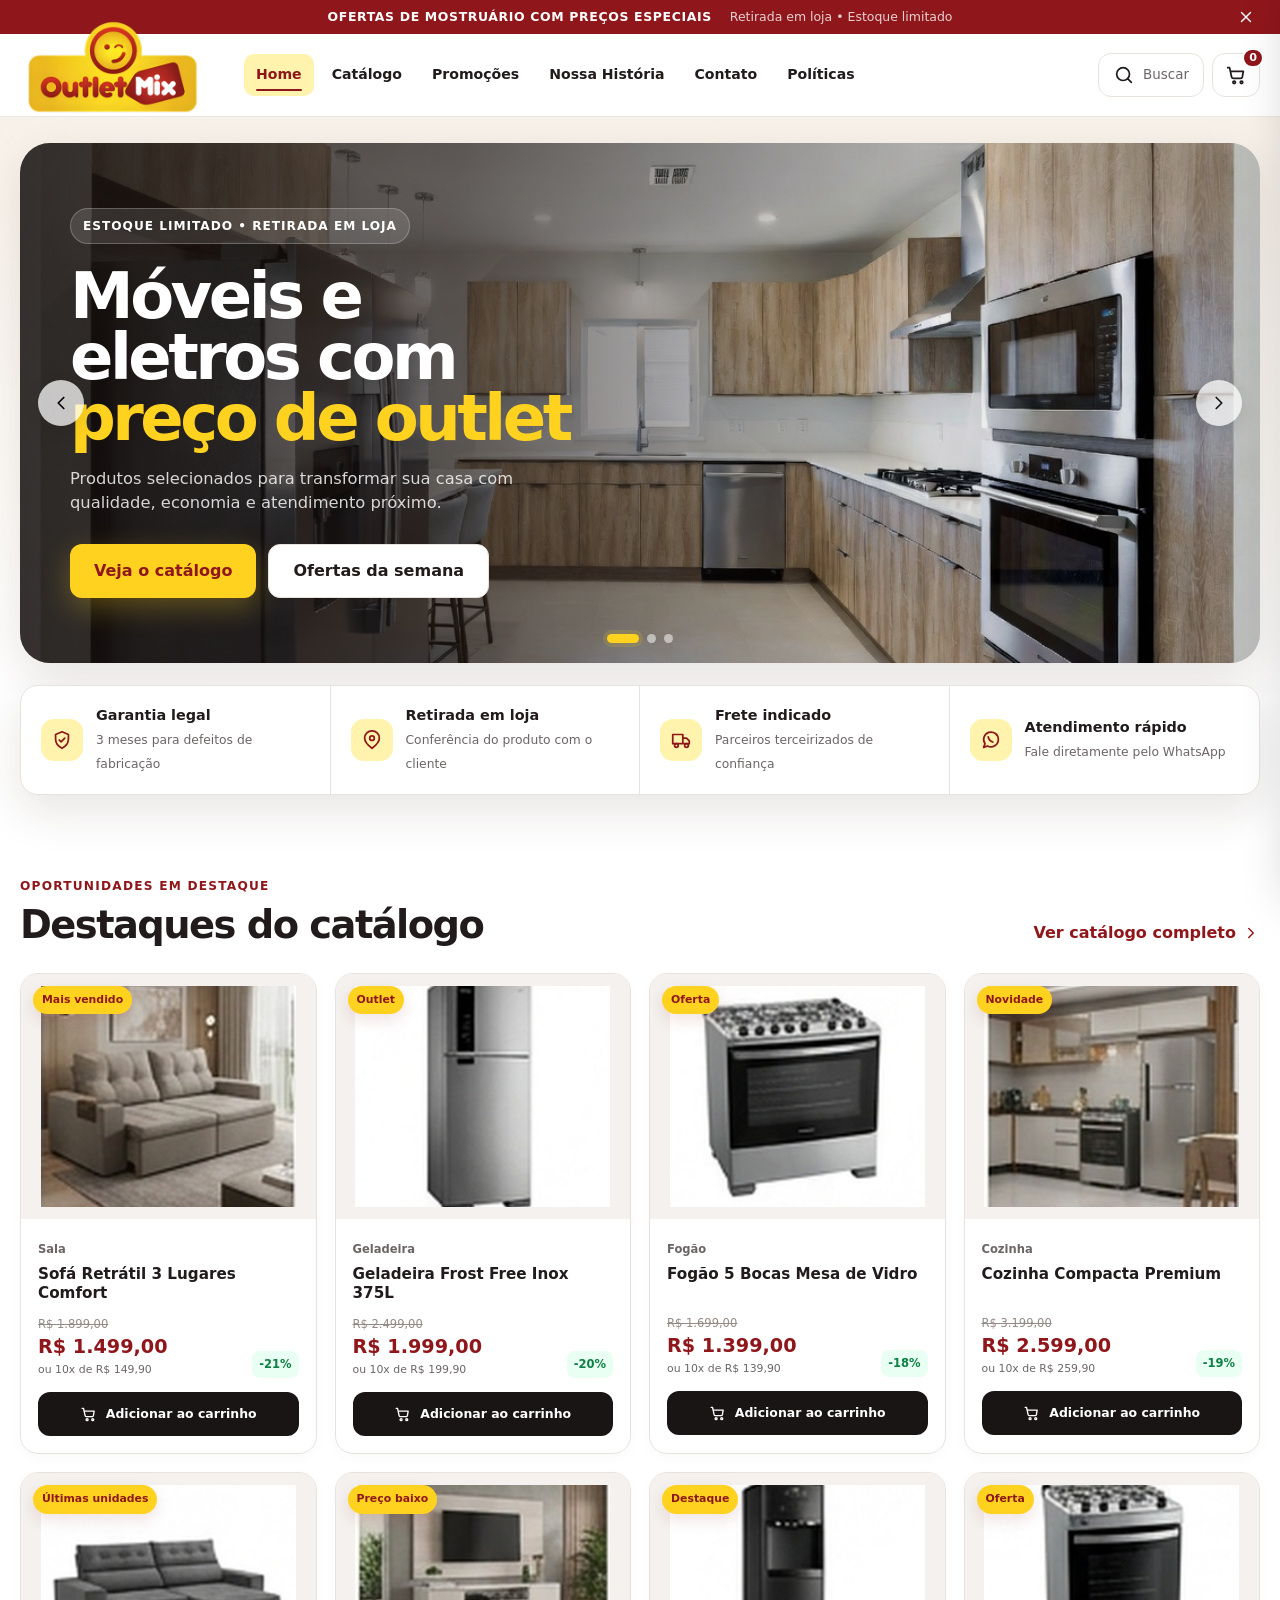
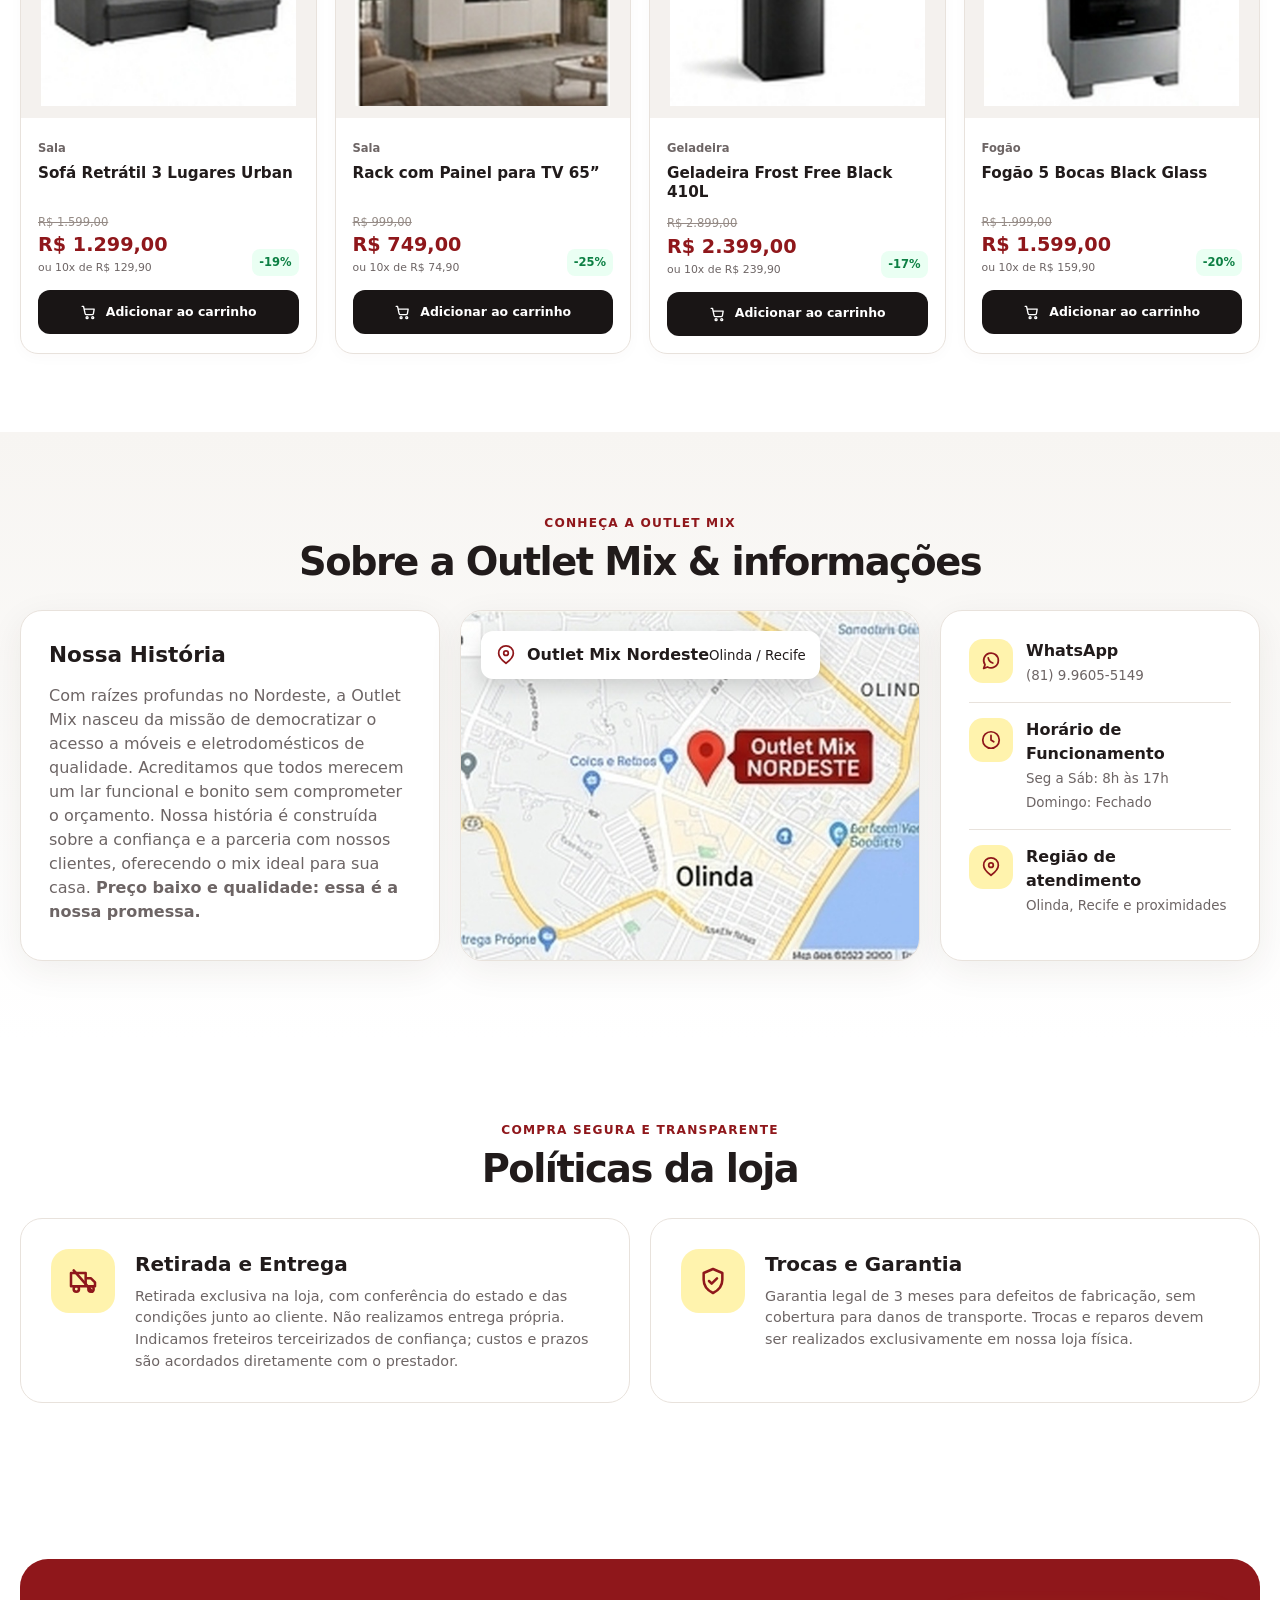
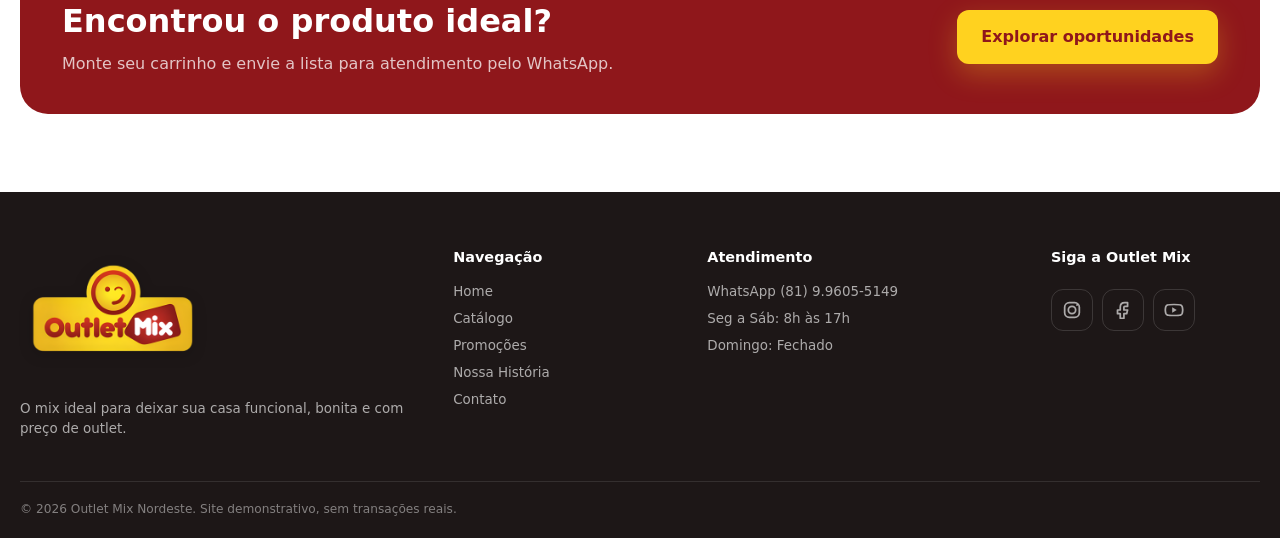
<file: index.html>
<!doctype html><html lang="pt-BR"><head>
  <meta charset="utf-8">
  <meta name="viewport" content="width=device-width, initial-scale=1">

  <title>Outlet Mix Nordeste | Móveis e Eletros em Olinda e Recife</title>
  <meta name="description" content="Encontre móveis e eletrodomésticos com preço de outlet na Outlet Mix Nordeste. Ofertas em sofás, geladeiras, fogões e mais, com retirada em Olinda.">
  <meta name="author" content="Outlet Mix Nordeste">
  <meta name="robots" content="index, follow, max-image-preview:large, max-snippet:-1, max-video-preview:-1">
  <meta name="googlebot" content="index, follow, max-image-preview:large, max-snippet:-1, max-video-preview:-1">
  <meta name="theme-color" content="#FFD21C">
  <meta name="color-scheme" content="light">
  <meta name="format-detection" content="telephone=yes">
  <meta name="referrer" content="strict-origin-when-cross-origin">

  <link rel="canonical" href="https://host-lojas.github.io/outletmix/">
  <link rel="alternate" hreflang="pt-BR" href="https://host-lojas.github.io/outletmix/">
  <link rel="alternate" hreflang="x-default" href="https://host-lojas.github.io/outletmix/">

  <meta property="og:locale" content="pt_BR">
  <meta property="og:type" content="website">
  <meta property="og:site_name" content="Outlet Mix Nordeste">
  <meta property="og:title" content="Outlet Mix Nordeste | Móveis e Eletros com Preço de Outlet">
  <meta property="og:description" content="Móveis e eletrodomésticos com preços especiais para Olinda, Recife e região. Confira as oportunidades da Outlet Mix Nordeste.">
  <meta property="og:url" content="https://host-lojas.github.io/outletmix/">
  <meta property="og:image" content="https://host-lojas.github.io/outletmix/assets/og-image.png">
  <meta property="og:image:secure_url" content="https://host-lojas.github.io/outletmix/assets/og-image.png">
  <meta property="og:image:type" content="image/png">
  <meta property="og:image:width" content="1200">
  <meta property="og:image:height" content="630">
  <meta property="og:image:alt" content="Outlet Mix Nordeste — móveis e eletrodomésticos com preço de outlet">

  <meta name="twitter:card" content="summary_large_image">
  <meta name="twitter:title" content="Outlet Mix Nordeste | Móveis e Eletros com Preço de Outlet">
  <meta name="twitter:description" content="Móveis e eletrodomésticos com preços especiais para Olinda, Recife e região.">
  <meta name="twitter:image" content="https://host-lojas.github.io/outletmix/assets/og-image.png">
  <meta name="twitter:image:alt" content="Outlet Mix Nordeste — móveis e eletrodomésticos com preço de outlet">

  <link rel="icon" href="assets/favicon.ico" sizes="any">
  <link rel="preload" as="image" href="assets/hero/cozinha.jpg" fetchpriority="high">
  <link rel="stylesheet" href="css/style.css">
  <link rel="stylesheet" href="css/enhancements.css">

  <script type="application/ld+json">
  {
    "@context": "https://schema.org",
    "@graph": [
      {
        "@type": "WebSite",
        "@id": "https://host-lojas.github.io/outletmix/#website",
        "url": "https://host-lojas.github.io/outletmix/",
        "name": "Outlet Mix Nordeste",
        "alternateName": "Outlet Mix",
        "description": "Catálogo de móveis e eletrodomésticos com preço de outlet em Olinda, Recife e região.",
        "inLanguage": "pt-BR"
      },
      {
        "@type": "HomeGoodsStore",
        "@id": "https://host-lojas.github.io/outletmix/#store",
        "name": "Outlet Mix Nordeste",
        "url": "https://host-lojas.github.io/outletmix/",
        "image": "https://host-lojas.github.io/outletmix/assets/og-image.png",
        "description": "Loja de móveis e eletrodomésticos com preços de outlet e retirada em loja.",
        "telephone": "+55 81 99605-5149",
        "priceRange": "R$",
        "currenciesAccepted": "BRL",
        "areaServed": [
          { "@type": "City", "name": "Olinda" },
          { "@type": "City", "name": "Recife" }
        ],
        "openingHoursSpecification": [
          {
            "@type": "OpeningHoursSpecification",
            "dayOfWeek": [
              "https://schema.org/Monday",
              "https://schema.org/Tuesday",
              "https://schema.org/Wednesday",
              "https://schema.org/Thursday",
              "https://schema.org/Friday",
              "https://schema.org/Saturday"
            ],
            "opens": "08:00",
            "closes": "17:00"
          }
        ]
      }
    ]
  }
  </script>
</head><body data-root="./" data-page="home"><div data-site-header></div>
<main>
<section class="hero"><div class="container"><div class="hero-shell">
  <article class="hero-slide active"><img src="assets/hero/cozinha.jpg" alt="Cozinha moderna com geladeira e fogão" fetchpriority="high" decoding="async"><div class="hero-content"><span class="eyebrow">ESTOQUE LIMITADO • RETIRADA EM LOJA</span><h1>Móveis e eletros com <span>preço de outlet</span></h1><p>Produtos selecionados para transformar sua casa com qualidade, economia e atendimento próximo.</p><div class="hero-actions"><a class="btn btn-primary btn-lg" href="catalogo/">Veja o catálogo</a><a class="btn btn-outline btn-lg" href="promocoes/">Ofertas da semana</a></div></div></article>
  <article class="hero-slide"><img src="assets/hero/sala.jpg" alt="Sala moderna com sofá e painel de televisão" loading="lazy" decoding="async"><div class="hero-content"><span class="eyebrow">CONFORTO QUE CABE NO ORÇAMENTO</span><h1>Renove sua sala por <span>muito menos</span></h1><p>Sofás, racks, painéis e móveis de mostruário com condições especiais.</p><div class="hero-actions"><a class="btn btn-primary btn-lg" href="catalogo/?categoria=moveis">Conferir móveis</a></div></div></article>
  <article class="hero-slide"><img src="assets/hero/eletros.jpg" alt="Eletrodomésticos em uma cozinha planejada" loading="lazy" decoding="async"><div class="hero-content"><span class="eyebrow">ELETROS PARA O DIA A DIA</span><h1>Funcionalidade, design e <span>economia</span></h1><p>Geladeiras, fogões e lavadoras com preços de oportunidade e retirada rápida.</p><div class="hero-actions"><a class="btn btn-primary btn-lg" href="catalogo/?categoria=eletros">Conferir eletros</a></div></div></article>
  <button class="hero-nav prev" data-slide-prev aria-label="Slide anterior"><svg class="icon" viewBox="0 0 24 24"><path d="m9 18 6-6-6-6"/></svg></button><button class="hero-nav next" data-slide-next aria-label="Próximo slide"><svg class="icon" viewBox="0 0 24 24"><path d="m9 18 6-6-6-6"/></svg></button><div class="hero-dots"><button class="hero-dot active" aria-label="Slide 1"></button><button class="hero-dot" aria-label="Slide 2"></button><button class="hero-dot" aria-label="Slide 3"></button></div>
</div></div></section>
<section class="trust-bar"><div class="container trust-grid"><div class="trust-item"><div class="trust-icon"><svg class="icon" viewBox="0 0 24 24"><path d="M12 3 5 6v5c0 5 3 8 7 10 4-2 7-5 7-10V6z"/><path d="m9 12 2 2 4-4"/></svg></div><div><strong>Garantia legal</strong><span>3 meses para defeitos de fabricação</span></div></div><div class="trust-item"><div class="trust-icon"><svg class="icon" viewBox="0 0 24 24"><path d="M20 10c0 5-8 11-8 11S4 15 4 10a8 8 0 1 1 16 0Z"/><circle cx="12" cy="10" r="2.5"/></svg></div><div><strong>Retirada em loja</strong><span>Conferência do produto com o cliente</span></div></div><div class="trust-item"><div class="trust-icon"><svg class="icon" viewBox="0 0 24 24"><path d="M3 6h11v10H3zM14 10h4l3 3v3h-7z"/><circle cx="7" cy="18" r="2"/><circle cx="18" cy="18" r="2"/></svg></div><div><strong>Frete indicado</strong><span>Parceiros terceirizados de confiança</span></div></div><div class="trust-item"><div class="trust-icon"><svg class="icon" viewBox="0 0 24 24"><path d="M20 11.5a8 8 0 0 1-11.8 7L4 20l1.5-4A8 8 0 1 1 20 11.5Z"/><path d="M9 8.5c.5 3 2.2 4.8 5 5.7"/></svg></div><div><strong>Atendimento rápido</strong><span>Fale diretamente pelo WhatsApp</span></div></div></div></section>
<section class="section"><div class="container"><div class="section-head"><div><small>OPORTUNIDADES EM DESTAQUE</small><h2>Destaques do catálogo</h2></div><a class="text-link" href="catalogo/">Ver catálogo completo <svg class="icon" viewBox="0 0 24 24"><path d="m9 18 6-6-6-6"/></svg></a></div><div class="product-grid" id="featuredGrid"></div></div></section>
<section class="section soft"><div class="container"><div class="section-head center"><div><small>CONHEÇA A OUTLET MIX</small><h2>Sobre a Outlet Mix & informações</h2></div></div><div class="info-grid"><article class="info-card"><h3>Nossa História</h3><p>Com raízes profundas no Nordeste, a Outlet Mix nasceu da missão de democratizar o acesso a móveis e eletrodomésticos de qualidade. Acreditamos que todos merecem um lar funcional e bonito sem comprometer o orçamento. Nossa história é construída sobre a confiança e a parceria com nossos clientes, oferecendo o mix ideal para sua casa. <strong>Preço baixo e qualidade: essa é a nossa promessa.</strong></p></article><article class="info-card map-card"><img src="assets/mapa-olinda.jpg" alt="Mapa demonstrativo da região de Olinda"><div class="map-label"><svg class="icon" viewBox="0 0 24 24"><path d="M20 10c0 5-8 11-8 11S4 15 4 10a8 8 0 1 1 16 0Z"/><circle cx="12" cy="10" r="2.5"/></svg><div><strong>Outlet Mix Nordeste</strong><small>Olinda / Recife</small></div></div></article><aside class="info-card contact-stack"><div class="contact-row"><div class="round-icon"><svg class="icon" viewBox="0 0 24 24"><path d="M20 11.5a8 8 0 0 1-11.8 7L4 20l1.5-4A8 8 0 1 1 20 11.5Z"/><path d="M9 8.5c.5 3 2.2 4.8 5 5.7"/></svg></div><div><strong>WhatsApp</strong><span>(81) 9.9605-5149</span></div></div><div class="contact-row"><div class="round-icon"><svg class="icon" viewBox="0 0 24 24"><circle cx="12" cy="12" r="9"/><path d="M12 7v5l3 2"/></svg></div><div><strong>Horário de Funcionamento</strong><span>Seg a Sáb: 8h às 17h<br>Domingo: Fechado</span></div></div><div class="contact-row"><div class="round-icon"><svg class="icon" viewBox="0 0 24 24"><path d="M20 10c0 5-8 11-8 11S4 15 4 10a8 8 0 1 1 16 0Z"/><circle cx="12" cy="10" r="2.5"/></svg></div><div><strong>Região de atendimento</strong><span>Olinda, Recife e proximidades</span></div></div></aside></div></div></section>
<section class="section"><div class="container"><div class="section-head center"><div><small>COMPRA SEGURA E TRANSPARENTE</small><h2>Políticas da loja</h2></div></div><div class="policy-grid"><article class="policy-card"><div class="policy-icon"><svg class="icon" viewBox="0 0 24 24"><path d="M3 6h11v10H3zM14 10h4l3 3v3h-7z"/><circle cx="7" cy="18" r="2"/><circle cx="18" cy="18" r="2"/><path d="m5 4 14 16"/></svg></div><div><h3>Retirada e Entrega</h3><p>Retirada exclusiva na loja, com conferência do estado e das condições junto ao cliente. Não realizamos entrega própria. Indicamos freteiros terceirizados de confiança; custos e prazos são acordados diretamente com o prestador.</p></div></article><article class="policy-card"><div class="policy-icon"><svg class="icon" viewBox="0 0 24 24"><path d="M12 3 5 6v5c0 5 3 8 7 10 4-2 7-5 7-10V6z"/><path d="m9 12 2 2 4-4"/></svg></div><div><h3>Trocas e Garantia</h3><p>Garantia legal de 3 meses para defeitos de fabricação, sem cobertura para danos de transporte. Trocas e reparos devem ser realizados exclusivamente em nossa loja física.</p></div></article></div></div></section>
<section class="section"><div class="container"><div class="cta-band"><div><h2>Encontrou o produto ideal?</h2><p>Monte seu carrinho e envie a lista para atendimento pelo WhatsApp.</p></div><a class="btn btn-primary btn-lg" href="catalogo/">Explorar oportunidades</a></div></div></section>
</main><div data-site-footer></div><script src="js/data.js"></script><script src="js/main.js"></script><script src="js/enhancements.js"></script></body></html>
</file>
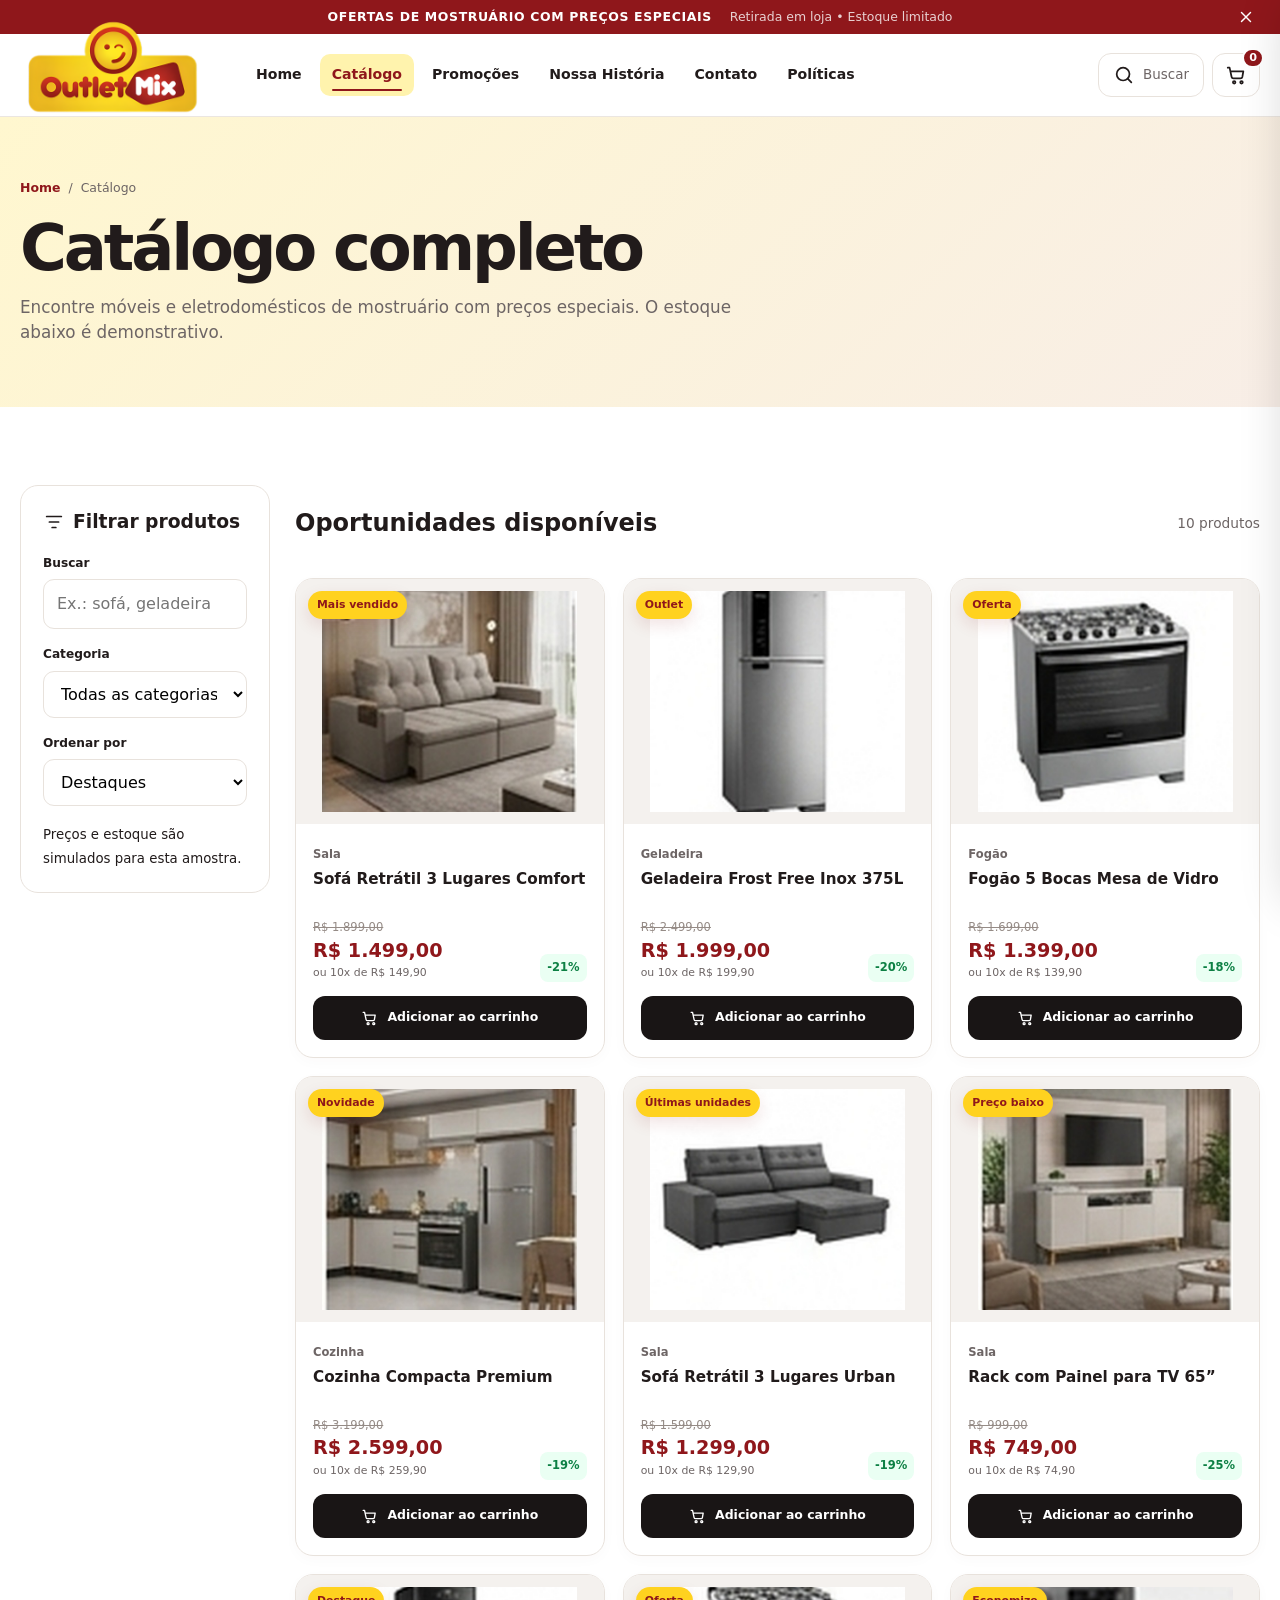
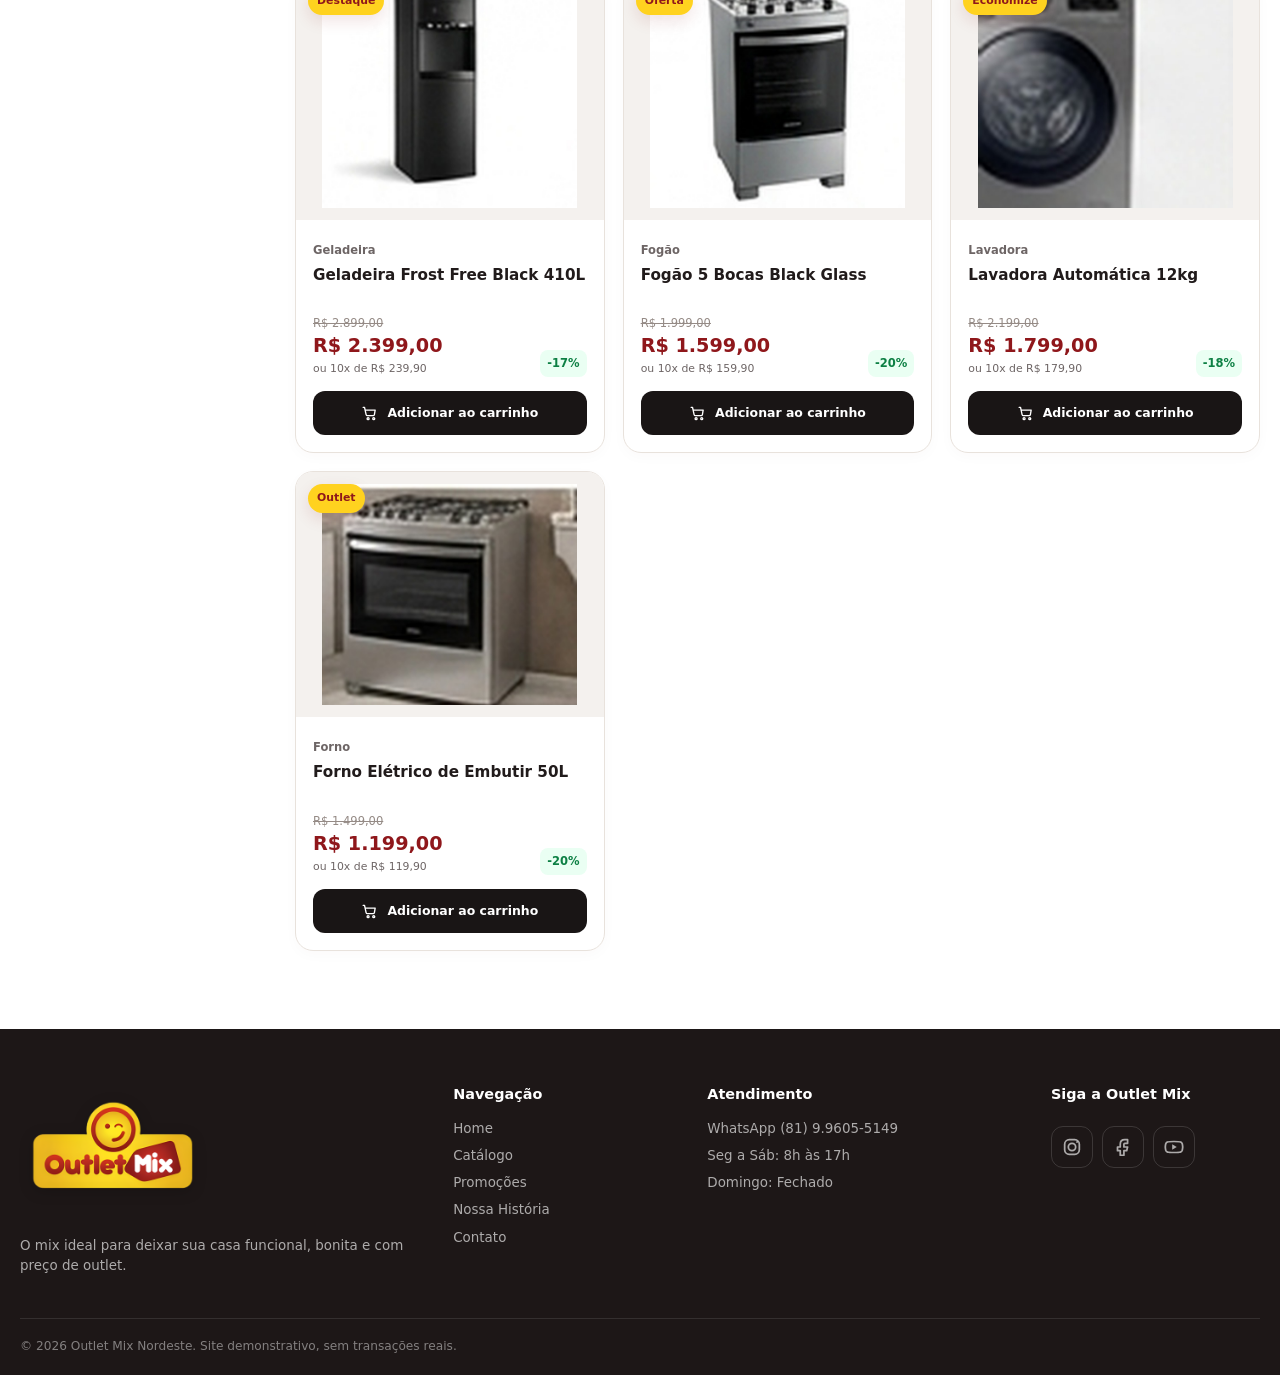
<file: catalogo/index.html>
<!doctype html><html lang="pt-BR"><head><meta charset="utf-8"><meta name="viewport" content="width=device-width,initial-scale=1"><title>Catálogo | Outlet Mix Nordeste</title><meta name="description" content="Catálogo demonstrativo de móveis e eletrodomésticos da Outlet Mix Nordeste."><link rel="icon" href="../assets/favicon.ico"><link rel="stylesheet" href="../css/style.css"><link rel="stylesheet" href="../css/enhancements.css"></head><body data-root="../" data-page="catalogo"><div data-site-header></div><main><section class="page-hero"><div class="container"><nav class="breadcrumb"><a href="../">Home</a><span>/</span><span>Catálogo</span></nav><h1>Catálogo completo</h1><p>Encontre móveis e eletrodomésticos de mostruário com preços especiais. O estoque abaixo é demonstrativo.</p></div></section><section class="section"><div class="container catalog-layout"><aside class="filter-panel"><h3><svg class="icon" viewBox="0 0 24 24"><path d="M4 6h16M7 12h10M10 18h4"/></svg> Filtrar produtos</h3><div class="field"><label for="catalogSearch">Buscar</label><input id="catalogSearch" type="search" placeholder="Ex.: sofá, geladeira"></div><div class="field"><label for="categoryFilter">Categoria</label><select id="categoryFilter"><option value="todos">Todas as categorias</option><option value="moveis">Móveis</option><option value="eletros">Eletrodomésticos</option></select></div><div class="field"><label for="sortFilter">Ordenar por</label><select id="sortFilter"><option value="destaques">Destaques</option><option value="menor">Menor preço</option><option value="maior">Maior preço</option><option value="desconto">Maior desconto</option></select></div><small>Preços e estoque são simulados para esta amostra.</small></aside><div><div class="catalog-top"><h2>Oportunidades disponíveis</h2><span id="catalogCount">0 produtos</span></div><div class="product-grid" id="catalogGrid"></div></div></div></section></main><div data-site-footer></div><script src="../js/data.js"></script><script src="../js/main.js"></script><script src="../js/enhancements.js"></script></body></html>
</file>
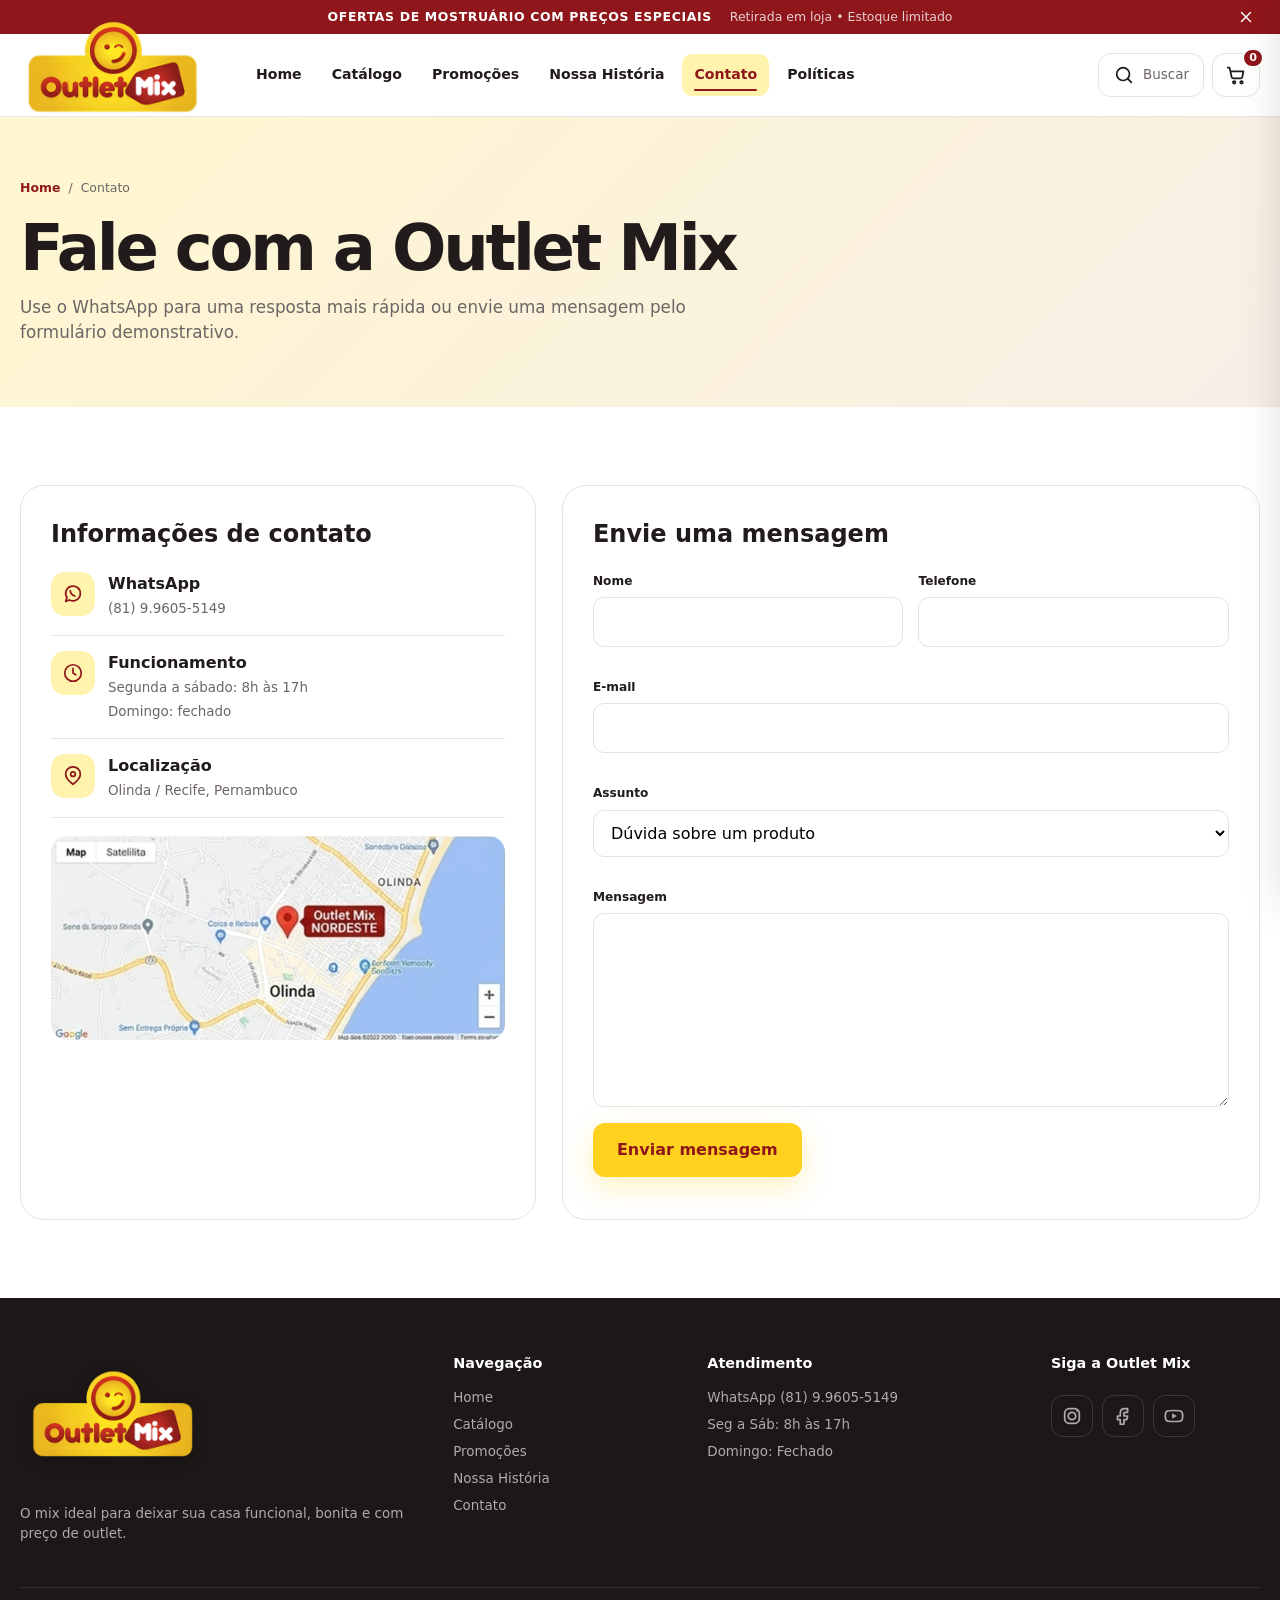
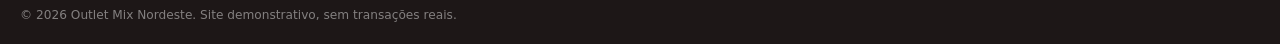
<file: contato/index.html>
<!doctype html><html lang="pt-BR"><head><meta charset="utf-8"><meta name="viewport" content="width=device-width,initial-scale=1"><title>Contato | Outlet Mix Nordeste</title><link rel="icon" href="../assets/favicon.ico"><link rel="stylesheet" href="../css/style.css"><link rel="stylesheet" href="../css/enhancements.css"></head><body data-root="../" data-page="contato"><div data-site-header></div><main><section class="page-hero"><div class="container"><nav class="breadcrumb"><a href="../">Home</a><span>/</span><span>Contato</span></nav><h1>Fale com a Outlet Mix</h1><p>Use o WhatsApp para uma resposta mais rápida ou envie uma mensagem pelo formulário demonstrativo.</p></div></section><section class="section"><div class="container contact-page-grid"><aside class="contact-panel"><h2>Informações de contato</h2><div class="contact-row"><div class="round-icon"><svg class="icon" viewBox="0 0 24 24"><path d="M20 11.5a8 8 0 0 1-11.8 7L4 20l1.5-4A8 8 0 1 1 20 11.5Z"/><path d="M9 8.5c.5 3 2.2 4.8 5 5.7"/></svg></div><div><strong>WhatsApp</strong><span>(81) 9.9605-5149</span></div></div><div class="contact-row"><div class="round-icon"><svg class="icon" viewBox="0 0 24 24"><circle cx="12" cy="12" r="9"/><path d="M12 7v5l3 2"/></svg></div><div><strong>Funcionamento</strong><span>Segunda a sábado: 8h às 17h<br>Domingo: fechado</span></div></div><div class="contact-row"><div class="round-icon"><svg class="icon" viewBox="0 0 24 24"><path d="M20 10c0 5-8 11-8 11S4 15 4 10a8 8 0 1 1 16 0Z"/><circle cx="12" cy="10" r="2.5"/></svg></div><div><strong>Localização</strong><span>Olinda / Recife, Pernambuco</span></div></div><img src="../assets/mapa-olinda.jpg" alt="Mapa demonstrativo de Olinda" style="width:100%;border-radius:16px;margin-top:18px"></aside><form class="form-card" data-demo-form><h2>Envie uma mensagem</h2><div class="form-grid"><div class="field"><label for="nome">Nome</label><input id="nome" required></div><div class="field"><label for="telefone">Telefone</label><input id="telefone" type="tel" required></div><div class="field full"><label for="email">E-mail</label><input id="email" type="email"></div><div class="field full"><label for="assunto">Assunto</label><select id="assunto"><option>Dúvida sobre um produto</option><option>Disponibilidade e reserva</option><option>Troca ou garantia</option><option>Outros assuntos</option></select></div><div class="field full"><label for="mensagem">Mensagem</label><textarea id="mensagem" rows="7" required></textarea></div></div><button class="btn btn-primary btn-lg" type="submit">Enviar mensagem</button><div class="form-feedback"></div></form></div></section></main><div data-site-footer></div><script src="../js/data.js"></script><script src="../js/main.js"></script><script src="../js/enhancements.js"></script></body></html>
</file>
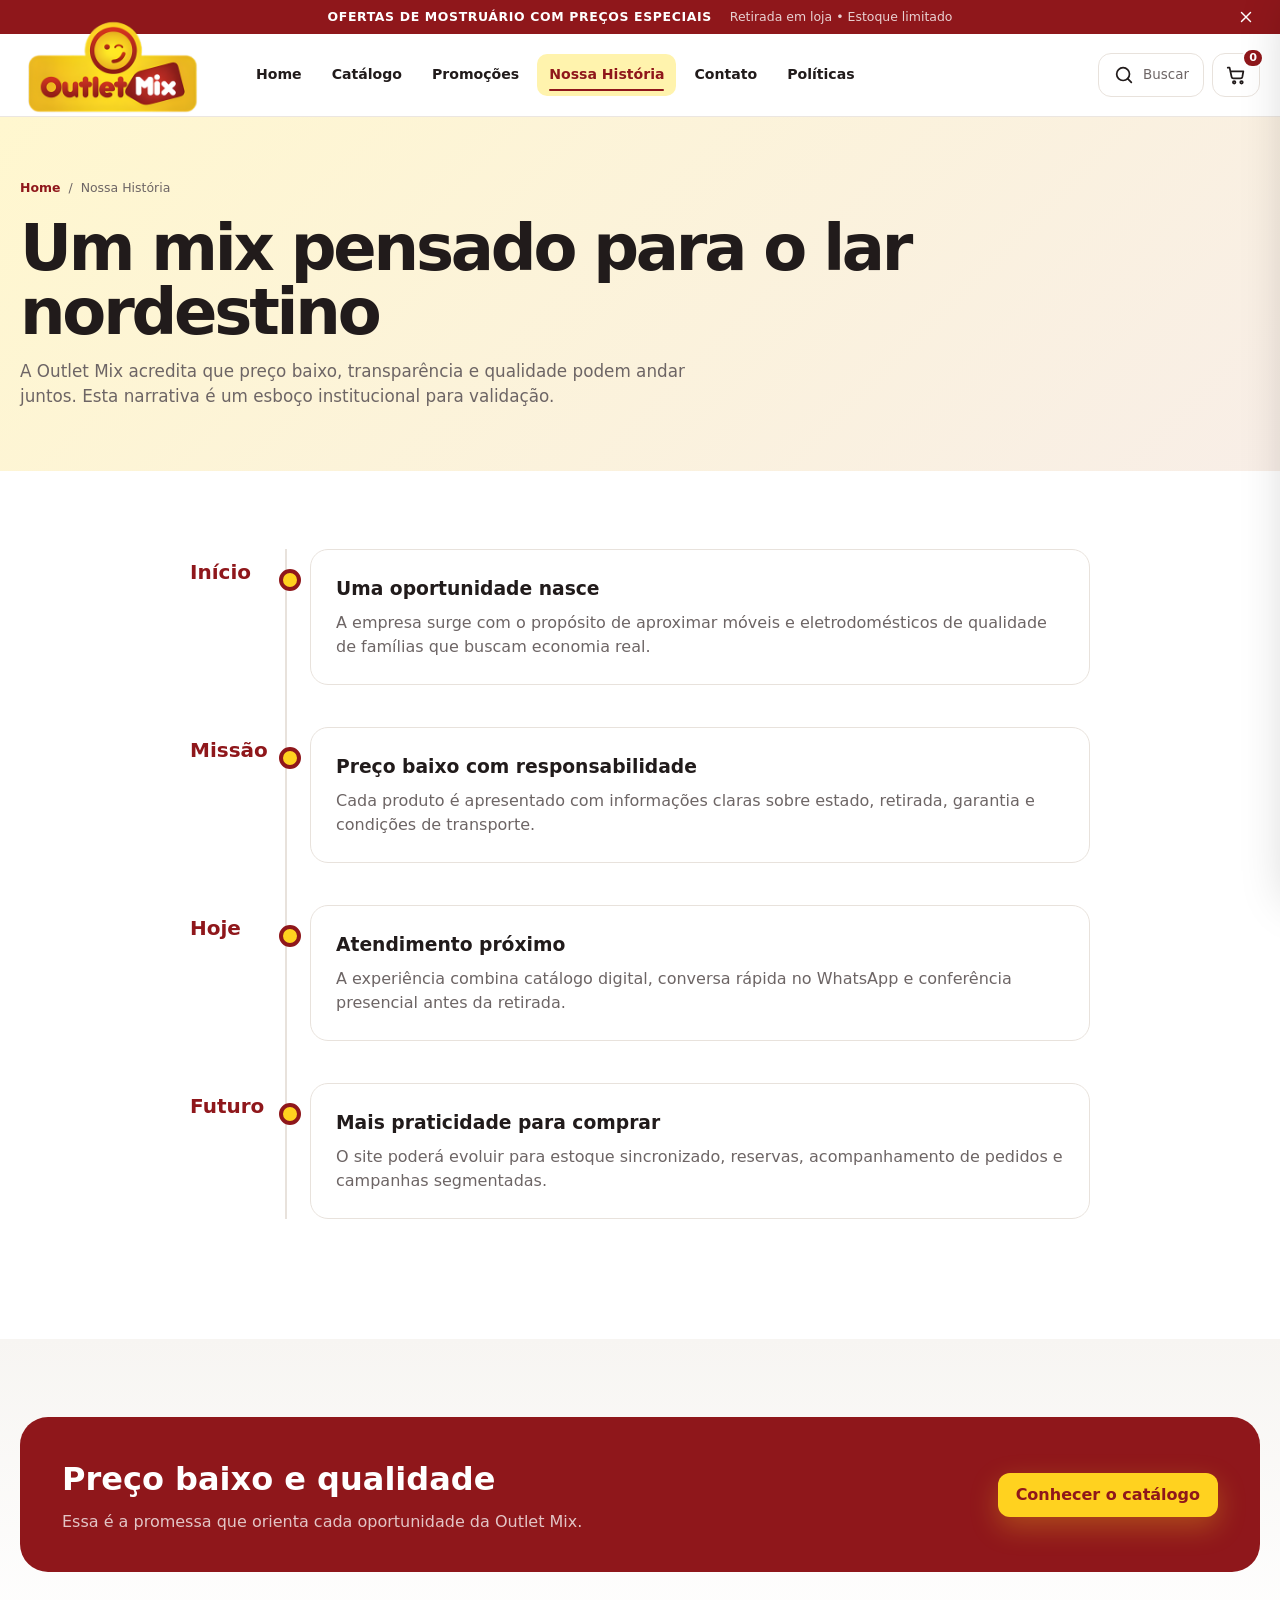
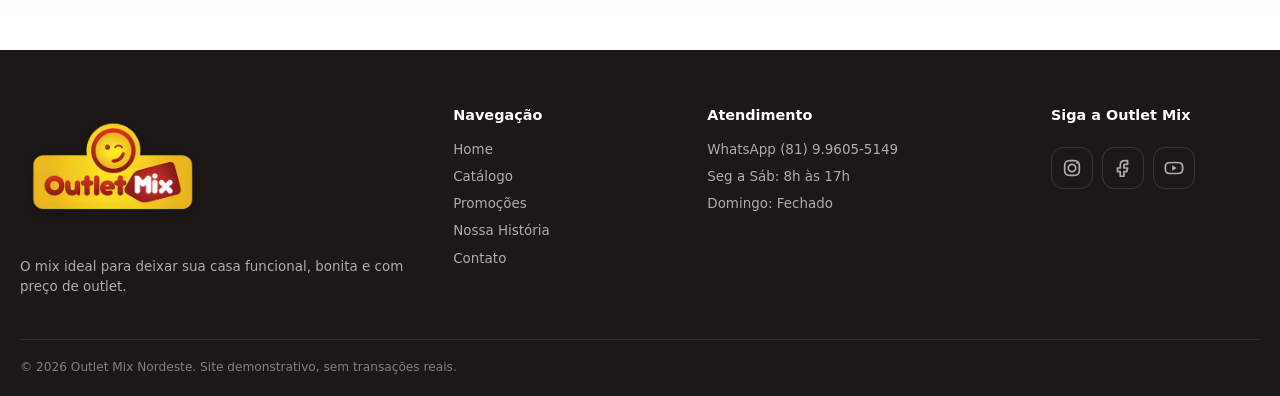
<file: historia/index.html>
<!doctype html><html lang="pt-BR"><head><meta charset="utf-8"><meta name="viewport" content="width=device-width,initial-scale=1"><title>Nossa História | Outlet Mix Nordeste</title><link rel="icon" href="../assets/favicon.ico"><link rel="stylesheet" href="../css/style.css"><link rel="stylesheet" href="../css/enhancements.css"></head><body data-root="../" data-page="historia"><div data-site-header></div><main><section class="page-hero"><div class="container"><nav class="breadcrumb"><a href="../">Home</a><span>/</span><span>Nossa História</span></nav><h1>Um mix pensado para o lar nordestino</h1><p>A Outlet Mix acredita que preço baixo, transparência e qualidade podem andar juntos. Esta narrativa é um esboço institucional para validação.</p></div></section><section class="section"><div class="container"><div class="timeline"><article class="timeline-item"><div class="timeline-year">Início</div><div class="timeline-content"><h3>Uma oportunidade nasce</h3><p>A empresa surge com o propósito de aproximar móveis e eletrodomésticos de qualidade de famílias que buscam economia real.</p></div></article><article class="timeline-item"><div class="timeline-year">Missão</div><div class="timeline-content"><h3>Preço baixo com responsabilidade</h3><p>Cada produto é apresentado com informações claras sobre estado, retirada, garantia e condições de transporte.</p></div></article><article class="timeline-item"><div class="timeline-year">Hoje</div><div class="timeline-content"><h3>Atendimento próximo</h3><p>A experiência combina catálogo digital, conversa rápida no WhatsApp e conferência presencial antes da retirada.</p></div></article><article class="timeline-item"><div class="timeline-year">Futuro</div><div class="timeline-content"><h3>Mais praticidade para comprar</h3><p>O site poderá evoluir para estoque sincronizado, reservas, acompanhamento de pedidos e campanhas segmentadas.</p></div></article></div></div></section><section class="section soft"><div class="container"><div class="cta-band"><div><h2>Preço baixo e qualidade</h2><p>Essa é a promessa que orienta cada oportunidade da Outlet Mix.</p></div><a class="btn btn-primary" href="../catalogo/">Conhecer o catálogo</a></div></div></section></main><div data-site-footer></div><script src="../js/data.js"></script><script src="../js/main.js"></script><script src="../js/enhancements.js"></script></body></html>
</file>
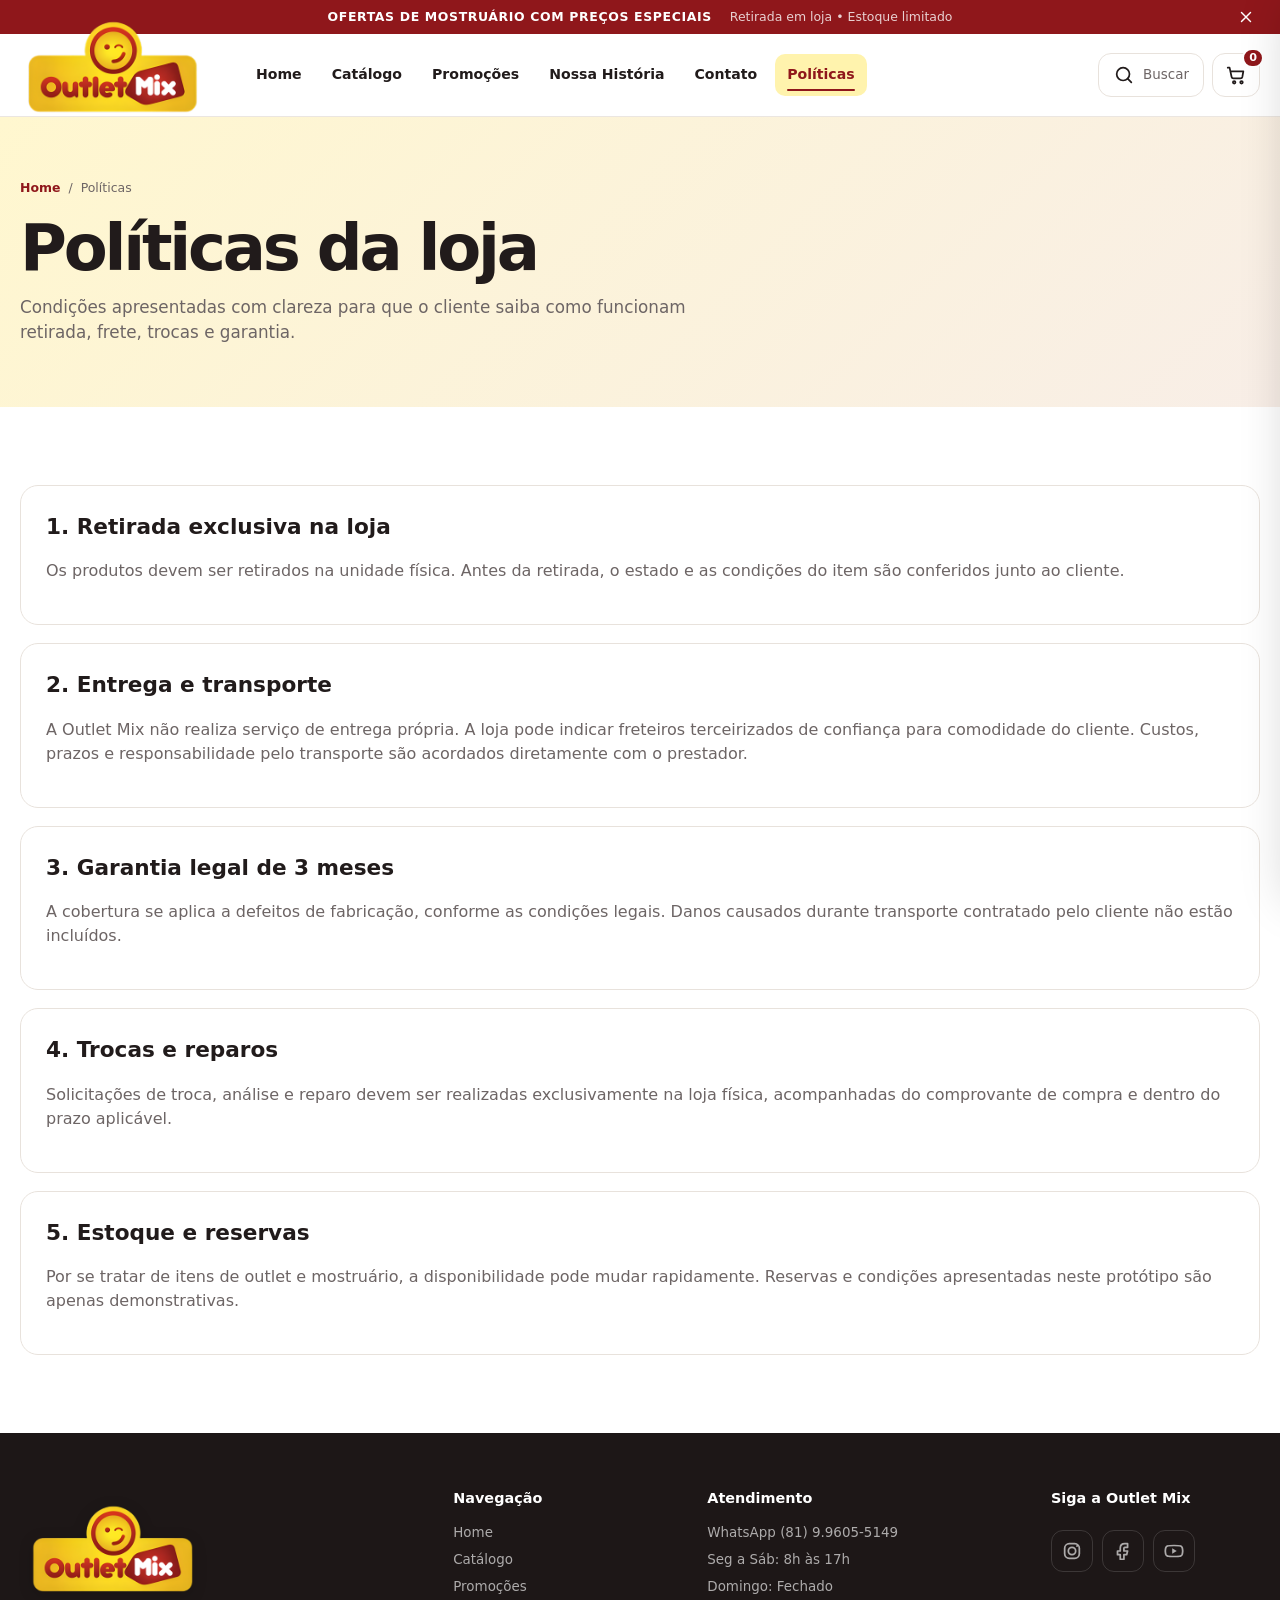
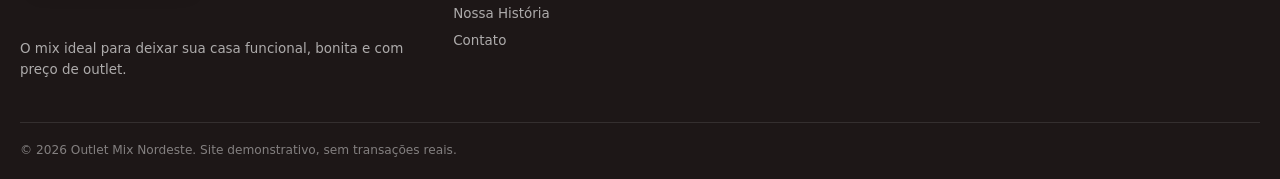
<file: politicas/index.html>
<!doctype html><html lang="pt-BR"><head><meta charset="utf-8"><meta name="viewport" content="width=device-width,initial-scale=1"><title>Políticas da Loja | Outlet Mix Nordeste</title><link rel="icon" href="../assets/favicon.ico"><link rel="stylesheet" href="../css/style.css"><link rel="stylesheet" href="../css/enhancements.css"></head><body data-root="../" data-page="politicas"><div data-site-header></div><main><section class="page-hero"><div class="container"><nav class="breadcrumb"><a href="../">Home</a><span>/</span><span>Políticas</span></nav><h1>Políticas da loja</h1><p>Condições apresentadas com clareza para que o cliente saiba como funcionam retirada, frete, trocas e garantia.</p></div></section><section class="section"><div class="container policy-long"><article><h2>1. Retirada exclusiva na loja</h2><p>Os produtos devem ser retirados na unidade física. Antes da retirada, o estado e as condições do item são conferidos junto ao cliente.</p></article><article><h2>2. Entrega e transporte</h2><p>A Outlet Mix não realiza serviço de entrega própria. A loja pode indicar freteiros terceirizados de confiança para comodidade do cliente. Custos, prazos e responsabilidade pelo transporte são acordados diretamente com o prestador.</p></article><article><h2>3. Garantia legal de 3 meses</h2><p>A cobertura se aplica a defeitos de fabricação, conforme as condições legais. Danos causados durante transporte contratado pelo cliente não estão incluídos.</p></article><article><h2>4. Trocas e reparos</h2><p>Solicitações de troca, análise e reparo devem ser realizadas exclusivamente na loja física, acompanhadas do comprovante de compra e dentro do prazo aplicável.</p></article><article><h2>5. Estoque e reservas</h2><p>Por se tratar de itens de outlet e mostruário, a disponibilidade pode mudar rapidamente. Reservas e condições apresentadas neste protótipo são apenas demonstrativas.</p></article></div></section></main><div data-site-footer></div><script src="../js/data.js"></script><script src="../js/main.js"></script><script src="../js/enhancements.js"></script></body></html>
</file>
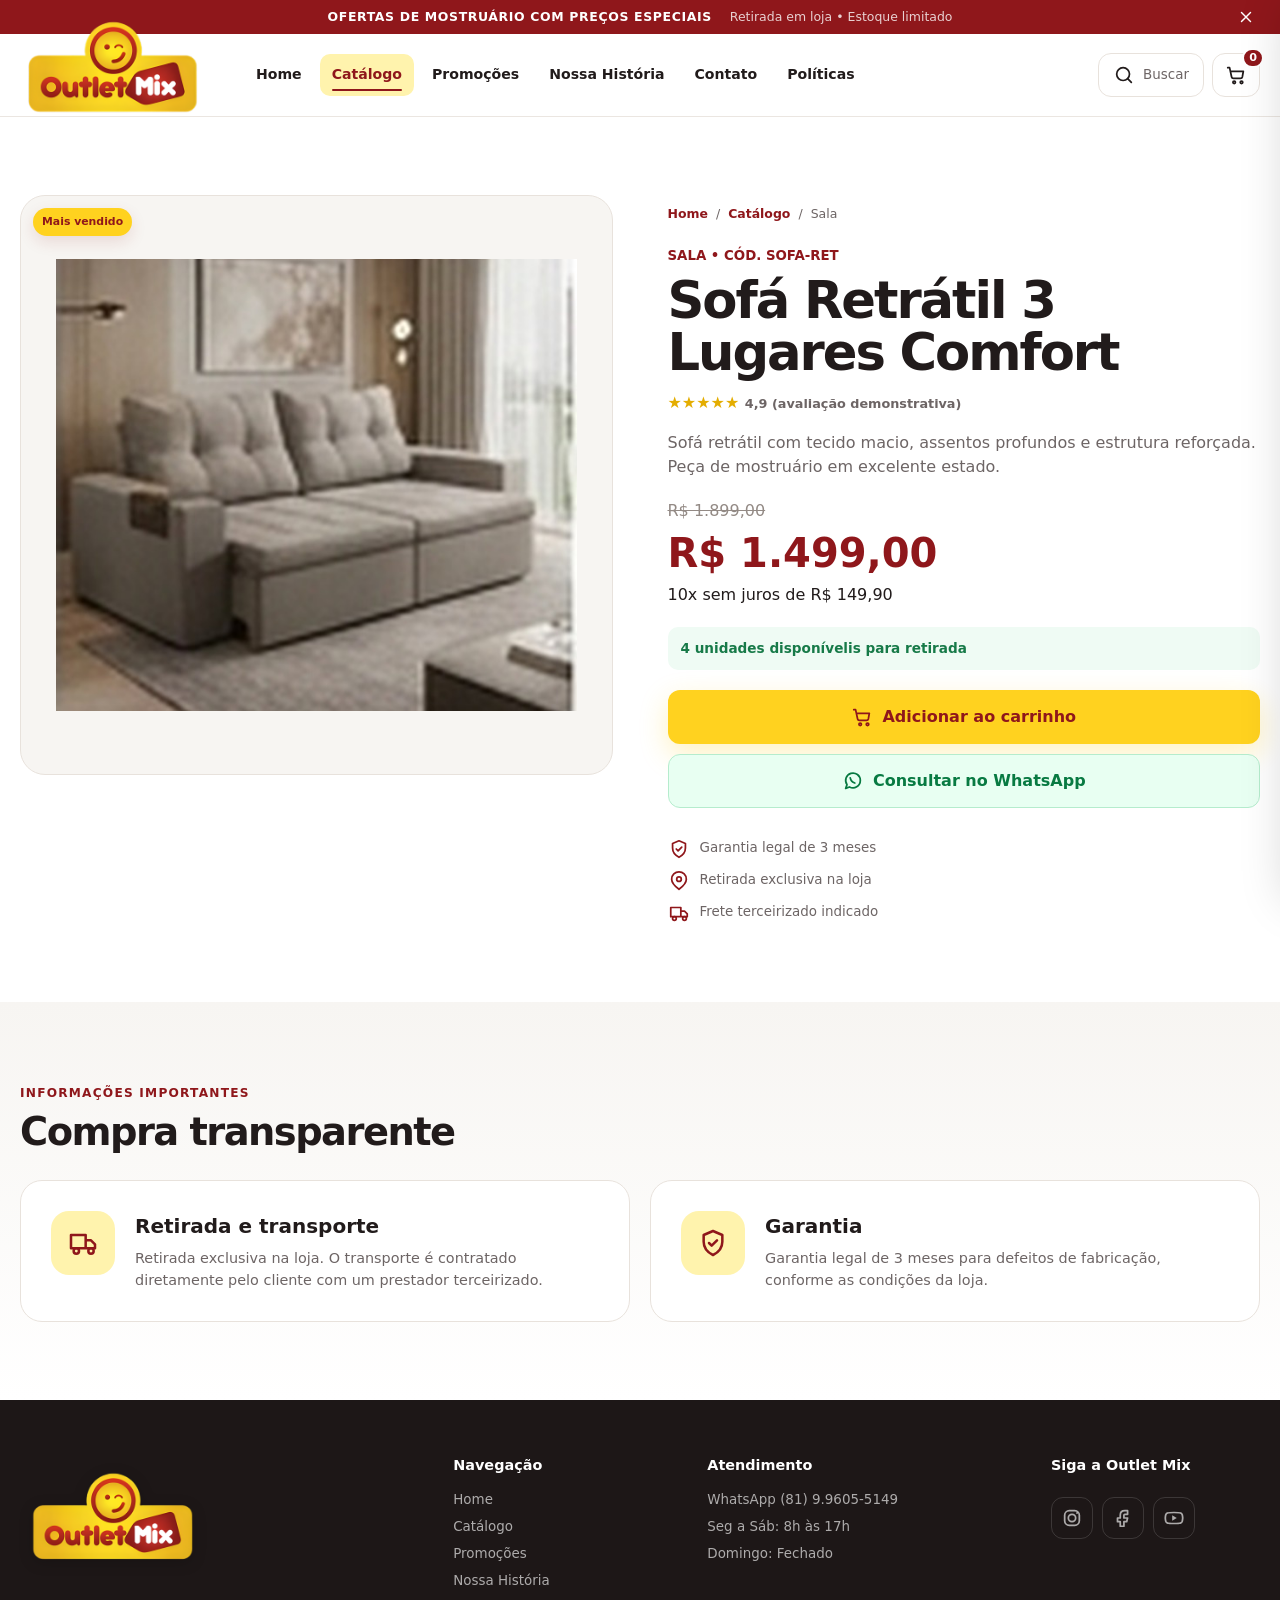
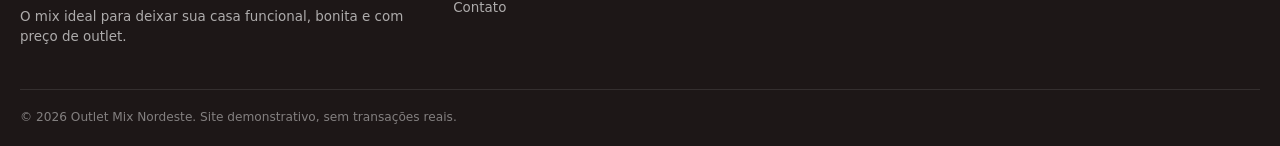
<file: produto/index.html>
<!doctype html><html lang="pt-BR"><head><meta charset="utf-8"><meta name="viewport" content="width=device-width,initial-scale=1"><title>Produto | Outlet Mix Nordeste</title><link rel="icon" href="../assets/favicon.ico"><link rel="stylesheet" href="../css/style.css"><link rel="stylesheet" href="../css/enhancements.css"></head><body data-root="../" data-page="catalogo"><div data-site-header></div><main><section class="section"><div class="container" id="productView"></div></section><section class="section soft"><div class="container"><div class="section-head"><div><small>INFORMAÇÕES IMPORTANTES</small><h2>Compra transparente</h2></div></div><div class="policy-grid"><article class="policy-card"><div class="policy-icon"><svg class="icon" viewBox="0 0 24 24"><path d="M3 6h11v10H3zM14 10h4l3 3v3h-7z"/><circle cx="7" cy="18" r="2"/><circle cx="18" cy="18" r="2"/></svg></div><div><h3>Retirada e transporte</h3><p>Retirada exclusiva na loja. O transporte é contratado diretamente pelo cliente com um prestador terceirizado.</p></div></article><article class="policy-card"><div class="policy-icon"><svg class="icon" viewBox="0 0 24 24"><path d="M12 3 5 6v5c0 5 3 8 7 10 4-2 7-5 7-10V6z"/><path d="m9 12 2 2 4-4"/></svg></div><div><h3>Garantia</h3><p>Garantia legal de 3 meses para defeitos de fabricação, conforme as condições da loja.</p></div></article></div></div></section></main><div data-site-footer></div><script src="../js/data.js"></script><script src="../js/main.js"></script><script src="../js/enhancements.js"></script></body></html>
</file>
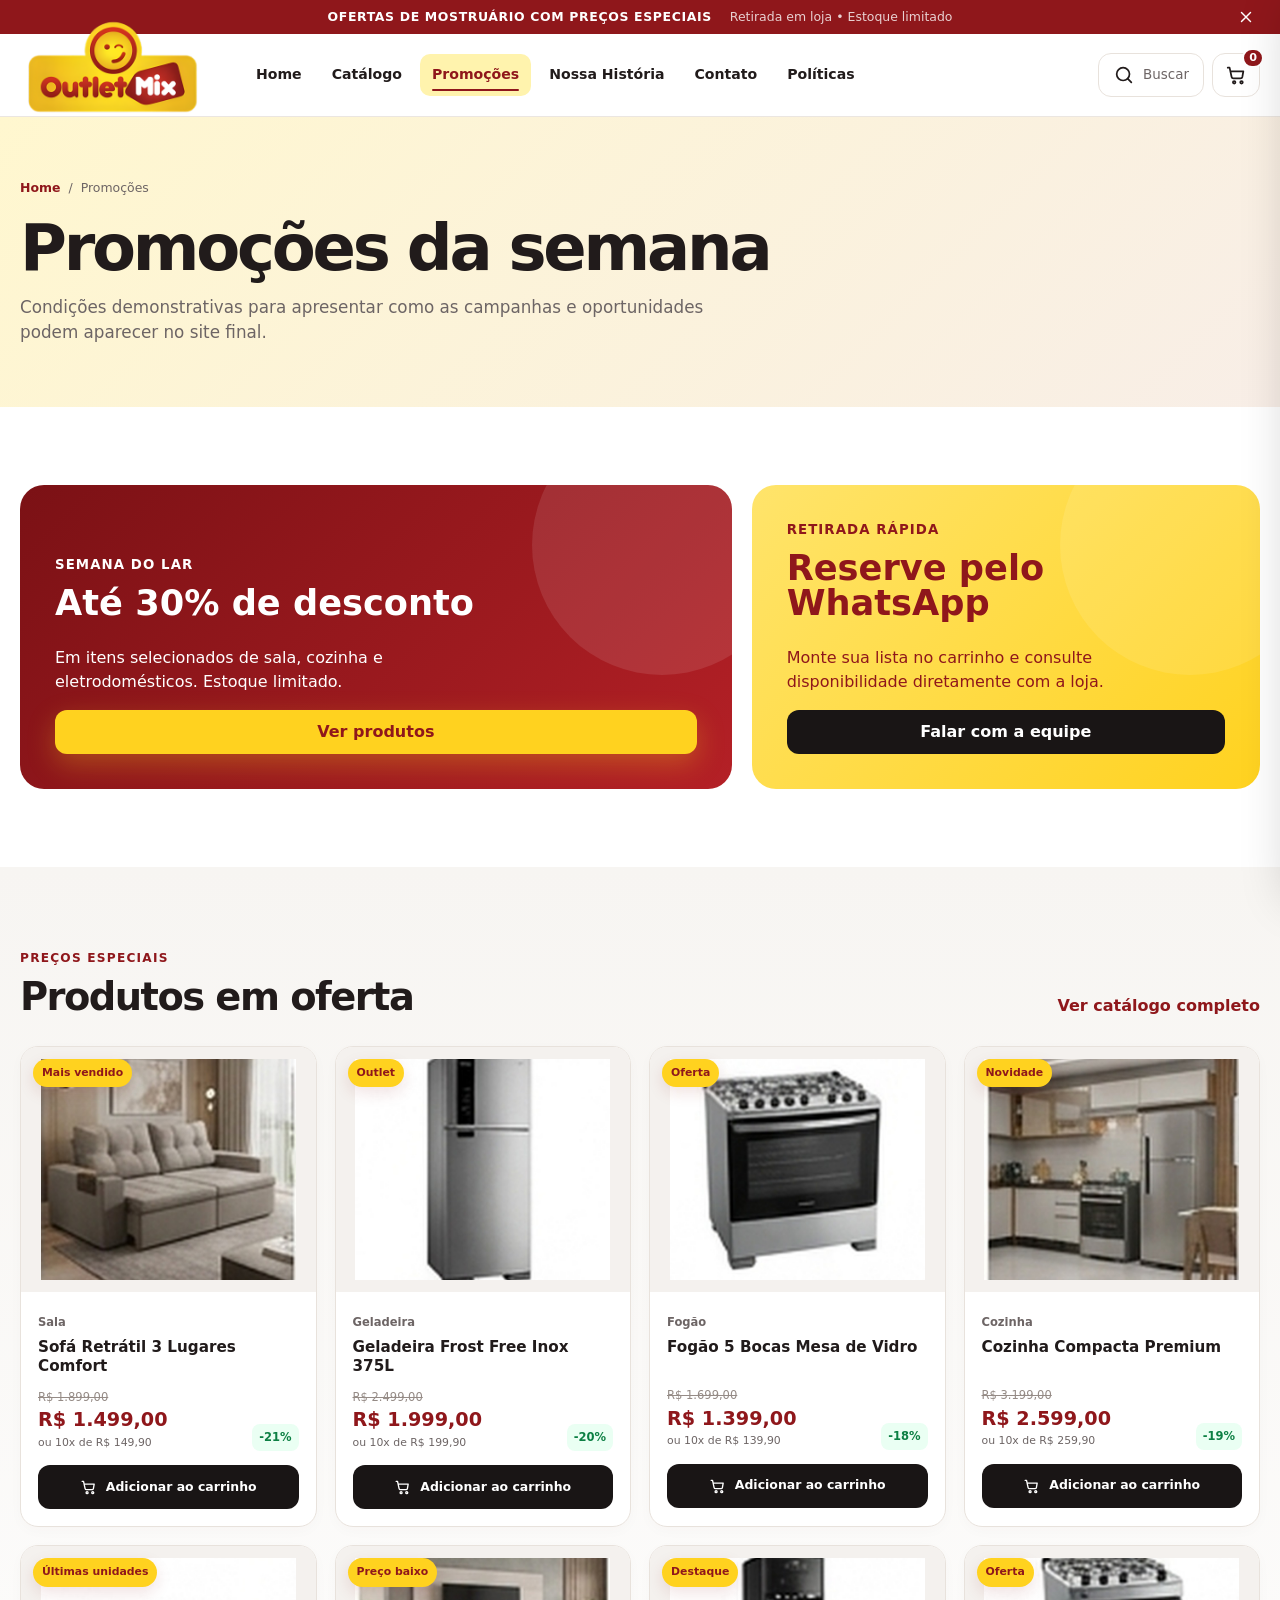
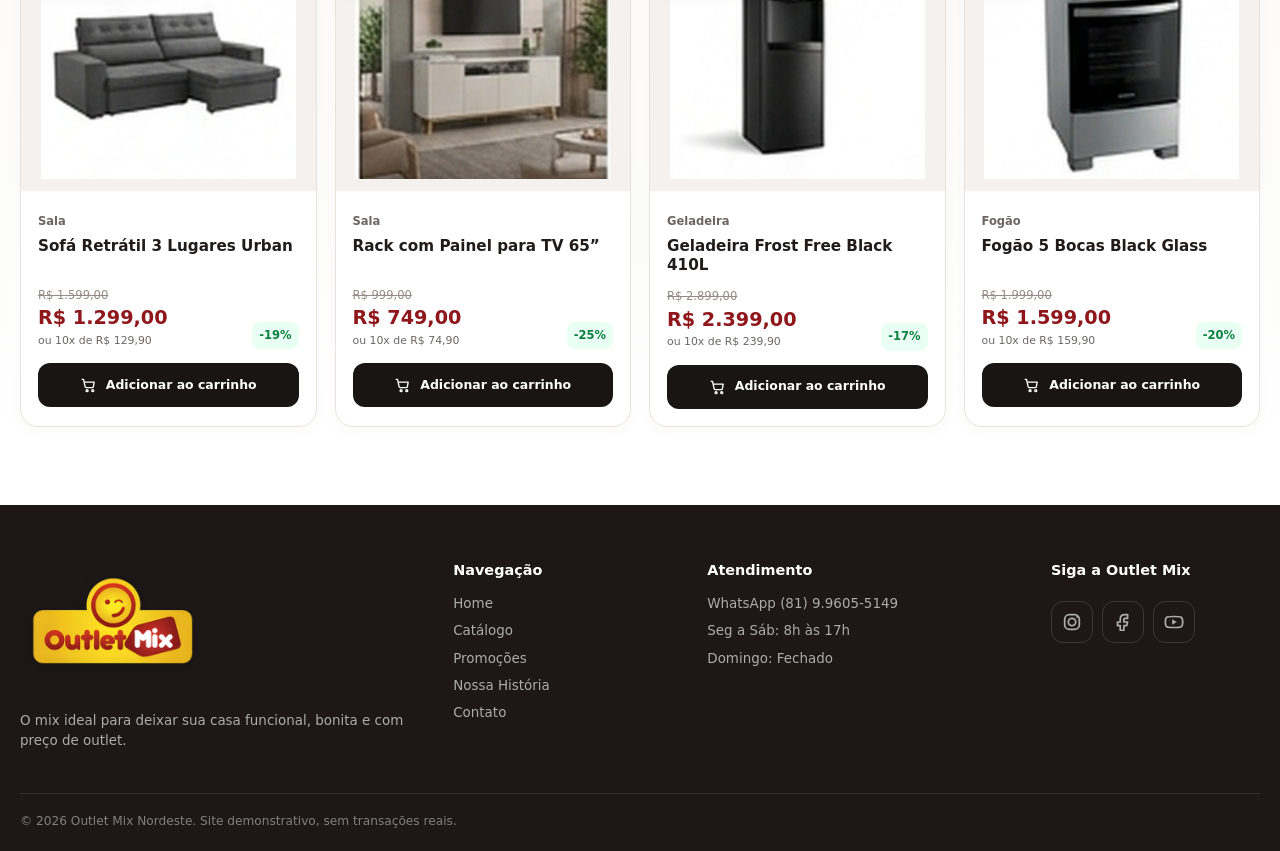
<file: promocoes/index.html>
<!doctype html><html lang="pt-BR"><head><meta charset="utf-8"><meta name="viewport" content="width=device-width,initial-scale=1"><title>Promoções | Outlet Mix Nordeste</title><link rel="icon" href="../assets/favicon.ico"><link rel="stylesheet" href="../css/style.css"><link rel="stylesheet" href="../css/enhancements.css"></head><body data-root="../" data-page="promocoes"><div data-site-header></div><main><section class="page-hero"><div class="container"><nav class="breadcrumb"><a href="../">Home</a><span>/</span><span>Promoções</span></nav><h1>Promoções da semana</h1><p>Condições demonstrativas para apresentar como as campanhas e oportunidades podem aparecer no site final.</p></div></section><section class="section"><div class="container"><div class="promo-cards"><article class="promo-card"><div class="promo-blob"></div><small>SEMANA DO LAR</small><h2>Até 30% de desconto</h2><p>Em itens selecionados de sala, cozinha e eletrodomésticos. Estoque limitado.</p><a class="btn btn-primary" href="../catalogo/">Ver produtos</a></article><article class="promo-card"><div class="promo-blob"></div><small>RETIRADA RÁPIDA</small><h2>Reserve pelo WhatsApp</h2><p>Monte sua lista no carrinho e consulte disponibilidade diretamente com a loja.</p><a class="btn btn-dark" href="https://wa.me/5581996055149" target="_blank">Falar com a equipe</a></article></div></div></section><section class="section soft"><div class="container"><div class="section-head"><div><small>PREÇOS ESPECIAIS</small><h2>Produtos em oferta</h2></div><a class="text-link" href="../catalogo/">Ver catálogo completo</a></div><div class="product-grid" id="featuredGrid"></div></div></section></main><div data-site-footer></div><script src="../js/data.js"></script><script src="../js/main.js"></script><script src="../js/enhancements.js"></script></body></html>
</file>
<file: css/style.css>
:root{--yellow:#ffd21f;--yellow-2:#fff3ad;--red:#8f171b;--red-2:#b42026;--ink:#211b1b;--muted:#6d6565;--line:#e8e2dc;--soft:#f7f5f2;--white:#fff;--green:#129b55;--shadow:0 16px 45px rgba(68,45,28,.12);--radius:22px;--container:1240px}
*{box-sizing:border-box}html{scroll-behavior:smooth}body{margin:0;font-family:Inter,ui-sans-serif,system-ui,-apple-system,BlinkMacSystemFont,'Segoe UI',Arial,sans-serif;color:var(--ink);background:#fff;line-height:1.5}body.no-scroll{overflow:hidden}a{color:inherit;text-decoration:none}button,input,select,textarea{font:inherit}button{cursor:pointer}.container{width:min(calc(100% - 36px),var(--container));margin:auto}.icon{width:22px;height:22px;fill:none;stroke:currentColor;stroke-width:1.9;stroke-linecap:round;stroke-linejoin:round;display:block}.promo-strip{background:var(--red);color:#fff;font-size:.78rem}.promo-strip__inner{min-height:34px;display:flex;align-items:center;justify-content:center;gap:18px;position:relative}.promo-strip strong{letter-spacing:.05em}.promo-strip span{opacity:.8}.promo-strip button{position:absolute;right:0;background:transparent;border:0;color:#fff;padding:5px}.promo-strip button .icon{width:18px}.site-header{position:sticky;top:0;z-index:50;background:rgba(255,255,255,.94);backdrop-filter:blur(12px);border-bottom:1px solid rgba(232,226,220,.85)}.header-inner{height:82px;display:flex;align-items:center;gap:34px}.brand{display:flex;width:190px;flex:0 0 auto}.brand img{width:100%;height:auto}.main-nav{display:flex;gap:6px;align-items:center;flex:1}.main-nav a{font-size:.88rem;font-weight:700;padding:10px 12px;border-radius:10px;transition:.2s}.main-nav a:hover,.main-nav a.active{background:var(--yellow-2);color:var(--red)}.header-actions{display:flex;align-items:center;gap:8px}.search-trigger,.cart-trigger,.mobile-menu{border:1px solid var(--line);background:#fff;height:44px;border-radius:13px;display:flex;align-items:center;justify-content:center;gap:8px;color:var(--ink)}.search-trigger{padding:0 14px}.search-trigger span{font-size:.84rem;color:var(--muted)}.cart-trigger{width:48px;position:relative}.cart-count{position:absolute;right:-5px;top:-6px;min-width:20px;height:20px;padding:0 5px;border-radius:999px;background:var(--red);color:#fff;font-size:.7rem;font-weight:800;display:grid;place-items:center;border:2px solid #fff}.mobile-menu{display:none;width:44px}.search-panel{position:fixed;z-index:70;inset:0 0 auto;background:#fff;box-shadow:0 18px 60px rgba(0,0,0,.16);transform:translateY(-120%);transition:.28s}.search-panel.open{transform:none}.search-panel__inner{height:110px;display:grid;grid-template-columns:auto 1fr auto;align-items:center;gap:18px;position:relative}.search-panel input{border:0;outline:0;font-size:1.25rem;width:100%}.search-panel button{border:0;background:#f2efec;border-radius:50%;width:42px;height:42px;display:grid;place-items:center}.search-results{position:absolute;left:0;right:0;top:92px;background:#fff;border-radius:0 0 18px 18px;box-shadow:0 20px 50px rgba(0,0,0,.15);padding:0 20px}.search-results a{display:flex;gap:14px;align-items:center;padding:12px 0;border-bottom:1px solid var(--line)}.search-results img{width:60px;height:50px;object-fit:contain;background:var(--soft);border-radius:8px}.search-results span{display:flex;justify-content:space-between;gap:20px;flex:1;font-size:.9rem}.search-results strong{color:var(--red)}
.hero{background:linear-gradient(180deg,#f7f1e9,#fff);padding:26px 0 30px}.hero-shell{position:relative;min-height:520px;border-radius:30px;overflow:hidden;box-shadow:var(--shadow);background:#ddd}.hero-slide{position:absolute;inset:0;opacity:0;visibility:hidden;transition:opacity .7s}.hero-slide.active{opacity:1;visibility:visible}.hero-slide img{position:absolute;inset:0;width:100%;height:100%;object-fit:cover;filter:saturate(.88) contrast(1.03)}.hero-slide::after{content:"";position:absolute;inset:0;background:linear-gradient(90deg,rgba(23,17,15,.84) 0%,rgba(23,17,15,.64) 35%,rgba(23,17,15,.08) 72%)}.hero-content{position:relative;z-index:2;height:520px;display:flex;flex-direction:column;justify-content:center;align-items:flex-start;width:min(600px,74%);padding:50px}.eyebrow{display:inline-flex;align-items:center;gap:8px;background:rgba(255,255,255,.12);color:#fff;padding:8px 12px;border:1px solid rgba(255,255,255,.23);border-radius:999px;font-size:.76rem;font-weight:800;letter-spacing:.08em}.hero h1{color:#fff;font-size:clamp(2.4rem,5vw,4.7rem);line-height:.95;margin:22px 0 18px;letter-spacing:-.055em;max-width:740px}.hero h1 span{color:var(--yellow)}.hero p{color:rgba(255,255,255,.82);font-size:1.02rem;max-width:520px;margin:0 0 28px}.hero-actions{display:flex;gap:12px;flex-wrap:wrap}.btn{border:0;border-radius:12px;min-height:44px;padding:0 18px;display:inline-flex;align-items:center;justify-content:center;gap:9px;font-weight:800;transition:.2s}.btn:hover{transform:translateY(-2px)}.btn-primary{background:var(--yellow);color:var(--red);box-shadow:0 10px 28px rgba(255,210,31,.28)}.btn-dark{background:#191515;color:#fff}.btn-outline{border:1px solid var(--line);background:#fff}.btn-whatsapp{background:#e8fff2;color:#087a42;border:1px solid #b5eccd}.btn-block{width:100%}.btn-lg{min-height:54px;padding:0 24px}.hero-nav{position:absolute;z-index:5;top:50%;transform:translateY(-50%);width:46px;height:46px;border-radius:50%;border:0;background:rgba(255,255,255,.88);display:grid;place-items:center;box-shadow:0 5px 20px rgba(0,0,0,.12)}.hero-nav.prev{left:18px}.hero-nav.next{right:18px}.hero-nav.prev .icon{transform:rotate(180deg)}.hero-dots{position:absolute;z-index:5;left:50%;bottom:20px;transform:translateX(-50%);display:flex;gap:8px}.hero-dot{width:9px;height:9px;border-radius:99px;border:0;background:rgba(255,255,255,.52);padding:0;transition:.2s}.hero-dot.active{width:32px;background:var(--yellow)}
.trust-bar{margin-top:-8px;position:relative;z-index:4}.trust-grid{display:grid;grid-template-columns:repeat(4,1fr);background:#fff;border:1px solid var(--line);border-radius:18px;box-shadow:var(--shadow);overflow:hidden}.trust-item{padding:19px 20px;display:flex;align-items:center;gap:13px;border-right:1px solid var(--line)}.trust-item:last-child{border:0}.trust-icon{width:42px;height:42px;border-radius:13px;background:var(--yellow-2);color:var(--red);display:grid;place-items:center;flex:0 0 auto}.trust-item strong{display:block;font-size:.9rem}.trust-item span{font-size:.77rem;color:var(--muted)}
.section{padding:78px 0}.section.soft{background:linear-gradient(180deg,#f7f5f2,#fff)}.section-head{display:flex;justify-content:space-between;gap:20px;align-items:end;margin-bottom:28px}.section-head.center{text-align:center;justify-content:center}.section-head small{font-size:.76rem;font-weight:900;color:var(--red);letter-spacing:.1em}.section-head h2{font-size:clamp(1.8rem,3vw,2.7rem);line-height:1.08;margin:7px 0 0;letter-spacing:-.04em}.section-head p{max-width:520px;color:var(--muted);margin:0}.text-link{color:var(--red);font-weight:800;display:inline-flex;align-items:center;gap:6px}.text-link .icon{width:18px}.product-grid{display:grid;grid-template-columns:repeat(4,1fr);gap:18px}.product-card{border:1px solid var(--line);border-radius:18px;background:#fff;overflow:hidden;transition:.25s;min-width:0}.product-card:hover{transform:translateY(-6px);box-shadow:0 18px 42px rgba(75,44,20,.12)}.product-image{height:245px;background:#f4f1ee;display:block;position:relative;overflow:hidden}.product-image img{width:100%;height:100%;object-fit:contain;padding:12px;transition:.35s}.product-card:hover .product-image img{transform:scale(1.04)}.product-badge{position:absolute;z-index:2;left:12px;top:12px;background:var(--yellow);color:var(--red);font-size:.68rem;font-weight:900;padding:6px 9px;border-radius:999px}.product-info{padding:17px}.product-info>small{color:var(--muted);font-size:.72rem;font-weight:700}.product-info h3{font-size:.95rem;line-height:1.25;margin:5px 0 13px;min-height:2.4em}.price-row{display:flex;align-items:end;justify-content:space-between;margin-bottom:14px;gap:8px}.price-row div{display:flex;flex-direction:column}.price-row del{font-size:.72rem;color:#958b86}.price-row strong{font-size:1.2rem;color:var(--red)}.price-row span{font-size:.68rem;color:var(--muted)}.price-row em{font-size:.72rem;font-style:normal;font-weight:900;color:#0d8044;background:#eafff3;padding:5px 7px;border-radius:8px}.product-card .btn{font-size:.78rem;padding:0 10px}.product-card .btn .icon{width:17px}
.info-grid{display:grid;grid-template-columns:1.05fr 1.15fr .8fr;gap:20px}.info-card{background:#fff;border:1px solid var(--line);border-radius:var(--radius);padding:28px;box-shadow:0 10px 35px rgba(54,36,25,.07)}.info-card h3{font-size:1.35rem;margin:0 0 12px}.info-card p{color:var(--muted);margin:0}.map-card{padding:0;overflow:hidden;position:relative}.map-card img{display:block;width:100%;height:100%;min-height:310px;object-fit:cover}.map-label{position:absolute;left:20px;top:20px;background:#fff;padding:12px 14px;border-radius:12px;box-shadow:0 8px 20px rgba(0,0,0,.15);display:flex;align-items:center;gap:10px}.map-label .icon{color:var(--red)}.contact-stack{display:flex;flex-direction:column;gap:15px}.contact-row{display:flex;align-items:flex-start;gap:13px;padding-bottom:15px;border-bottom:1px solid var(--line)}.contact-row:last-child{border-bottom:0}.contact-row .round-icon{width:44px;height:44px;border-radius:14px;background:var(--yellow-2);color:var(--red);display:grid;place-items:center;flex:0 0 auto}.contact-row strong{display:block}.contact-row span{font-size:.84rem;color:var(--muted)}
.policy-grid{display:grid;grid-template-columns:1fr 1fr;gap:20px}.policy-card{border:1px solid var(--line);border-radius:var(--radius);background:#fff;padding:30px;display:grid;grid-template-columns:64px 1fr;gap:20px;align-items:start}.policy-icon{width:64px;height:64px;border-radius:18px;background:var(--yellow-2);display:grid;place-items:center;color:var(--red)}.policy-icon .icon{width:32px;height:32px}.policy-card h3{margin:0 0 7px;font-size:1.25rem}.policy-card p{margin:0;color:var(--muted);font-size:.9rem}
.cta-band{background:var(--red);color:#fff;border-radius:28px;padding:38px 42px;display:flex;align-items:center;justify-content:space-between;gap:28px}.cta-band h2{margin:0 0 7px;font-size:2rem}.cta-band p{margin:0;color:rgba(255,255,255,.75)}
.page-hero{padding:62px 0;background:linear-gradient(135deg,#fff7cf,#f8eee7)}.page-hero .breadcrumb{margin-bottom:18px}.page-hero h1{font-size:clamp(2.5rem,5vw,4.5rem);line-height:1;margin:0 0 15px;letter-spacing:-.05em}.page-hero p{font-size:1.05rem;max-width:720px;color:var(--muted);margin:0}.breadcrumb{display:flex;gap:8px;align-items:center;flex-wrap:wrap;font-size:.78rem;color:var(--muted)}.breadcrumb a{color:var(--red);font-weight:700}.catalog-layout{display:grid;grid-template-columns:250px 1fr;gap:25px}.filter-panel{border:1px solid var(--line);border-radius:18px;padding:22px;background:#fff;height:max-content;position:sticky;top:108px}.filter-panel h3{margin:0 0 18px;display:flex;align-items:center;gap:8px}.field{display:flex;flex-direction:column;gap:7px;margin-bottom:16px}.field label{font-size:.76rem;font-weight:800}.field input,.field select,.field textarea{width:100%;border:1px solid var(--line);border-radius:11px;padding:12px 13px;background:#fff;outline:0}.field input:focus,.field select:focus,.field textarea:focus{border-color:var(--red);box-shadow:0 0 0 3px rgba(143,23,27,.08)}.catalog-top{display:flex;align-items:center;justify-content:space-between;margin-bottom:17px}.catalog-top span{color:var(--muted);font-size:.86rem}.catalog-layout .product-grid{grid-template-columns:repeat(3,1fr)}.empty-catalog{grid-column:1/-1;text-align:center;padding:60px;border:1px dashed var(--line);border-radius:18px}.promo-cards{display:grid;grid-template-columns:1.4fr 1fr;gap:20px}.promo-card{min-height:300px;border-radius:24px;padding:35px;display:flex;flex-direction:column;justify-content:flex-end;position:relative;overflow:hidden}.promo-card:first-child{background:linear-gradient(135deg,#7b1115,#b42026);color:#fff}.promo-card:nth-child(2){background:linear-gradient(135deg,#ffe46b,#ffd21f);color:var(--red)}.promo-card small{font-weight:900;letter-spacing:.08em}.promo-card h2{font-size:2.2rem;line-height:1;margin:10px 0}.promo-card p{max-width:420px}.promo-blob{position:absolute;width:260px;height:260px;border-radius:50%;background:rgba(255,255,255,.1);right:-60px;top:-70px}.timeline{position:relative;max-width:900px;margin:auto}.timeline::before{content:"";position:absolute;left:95px;top:0;bottom:0;width:2px;background:var(--line)}.timeline-item{display:grid;grid-template-columns:70px 1fr;gap:50px;margin-bottom:42px;position:relative}.timeline-year{font-size:1.25rem;font-weight:900;color:var(--red);padding-top:8px}.timeline-content{border:1px solid var(--line);border-radius:18px;padding:25px;background:#fff}.timeline-content::before{content:"";position:absolute;left:89px;top:20px;width:14px;height:14px;border-radius:50%;background:var(--yellow);border:4px solid var(--red)}.timeline-content h3{margin:0 0 8px}.timeline-content p{margin:0;color:var(--muted)}.contact-page-grid{display:grid;grid-template-columns:.85fr 1.15fr;gap:26px}.contact-panel,.form-card{border:1px solid var(--line);border-radius:24px;background:#fff;padding:30px}.contact-panel h2,.form-card h2{margin-top:0}.contact-panel .contact-row{margin-top:15px}.form-grid{display:grid;grid-template-columns:1fr 1fr;gap:15px}.form-grid .field.full{grid-column:1/-1}.form-feedback{color:var(--green);font-weight:700;margin-top:12px}.policy-long{display:grid;gap:18px}.policy-long article{border:1px solid var(--line);border-radius:18px;padding:25px}.policy-long h2{font-size:1.35rem;margin:0 0 10px}.policy-long p,.policy-long li{color:var(--muted)}.product-detail{display:grid;grid-template-columns:1fr 1fr;gap:55px;align-items:start}.product-gallery{height:580px;border:1px solid var(--line);border-radius:25px;background:var(--soft);position:relative;display:grid;place-items:center;overflow:hidden}.product-gallery img{width:100%;height:100%;object-fit:contain;padding:35px}.product-summary{padding-top:10px}.product-summary>small{display:block;margin:22px 0 8px;color:var(--red);font-weight:800}.product-summary h1{font-size:clamp(2rem,4vw,3.2rem);line-height:1.02;margin:0 0 13px;letter-spacing:-.04em}.product-summary p{color:var(--muted)}.stars{color:#e4ad00;font-weight:900}.stars span{color:var(--muted);font-size:.8rem;font-weight:600}.product-summary del{display:block;color:#938a85;margin-top:20px}.detail-price{font-size:2.5rem;font-weight:900;color:var(--red)}.stock-note{background:#effbf4;color:#177a48;border-radius:10px;padding:11px 13px;margin:20px 0;font-size:.85rem;font-weight:700}.product-summary .btn{width:100%;margin-bottom:10px}.benefit-list{display:grid;gap:10px;margin-top:20px}.benefit-list span{display:flex;align-items:center;gap:10px;font-size:.84rem;color:var(--muted)}.benefit-list .icon{color:var(--red)}
.site-footer{background:#1d1717;color:#fff;padding:55px 0 20px}.footer-grid{display:grid;grid-template-columns:1.3fr .7fr 1fr .7fr;gap:45px}.footer-logo{width:190px;filter:drop-shadow(0 3px 7px rgba(0,0,0,.18));border-radius:12px;padding:5px}.footer-grid p,.footer-grid span,.footer-grid a{display:block;color:rgba(255,255,255,.64);font-size:.84rem;margin:7px 0}.footer-grid a:hover{color:var(--yellow)}.footer-grid h3{font-size:.9rem;margin:0 0 13px}.socials{display:flex;gap:9px}.socials a{width:42px;height:42px;border:1px solid rgba(255,255,255,.14);border-radius:12px;display:grid;place-items:center}.copyright{border-top:1px solid rgba(255,255,255,.1);margin-top:35px;padding-top:18px;color:rgba(255,255,255,.45);font-size:.76rem}
.drawer-backdrop{position:fixed;z-index:79;inset:0;background:rgba(20,14,14,.45);opacity:0;visibility:hidden;transition:.25s}.drawer-backdrop.show{opacity:1;visibility:visible}.cart-drawer{position:fixed;z-index:80;right:0;top:0;bottom:0;width:min(460px,94vw);background:#fff;transform:translateX(105%);transition:.3s;display:flex;flex-direction:column;box-shadow:-15px 0 45px rgba(0,0,0,.18)}.cart-drawer.open{transform:none}.drawer-head{padding:24px;border-bottom:1px solid var(--line);display:flex;justify-content:space-between;align-items:center}.drawer-head small{color:var(--red);font-weight:900}.drawer-head h2{margin:3px 0 0;font-size:1.3rem}.drawer-head button{width:42px;height:42px;border-radius:50%;border:0;background:var(--soft);display:grid;place-items:center}.cart-items{padding:20px;overflow:auto;flex:1}.cart-item{display:grid;grid-template-columns:90px 1fr;gap:14px;border-bottom:1px solid var(--line);padding:0 0 18px;margin-bottom:18px}.cart-item img{width:90px;height:84px;object-fit:contain;background:var(--soft);border-radius:12px}.cart-item h3{font-size:.85rem;margin:2px 0 5px}.cart-item strong{color:var(--red)}.qty{display:flex;align-items:center;gap:11px;margin-top:10px}.qty button{width:30px;height:30px;border:1px solid var(--line);background:#fff;border-radius:8px;display:grid;place-items:center}.qty button .icon{width:15px}.drawer-footer,.cart-footer{padding:20px;border-top:1px solid var(--line)}.cart-total{display:flex;justify-content:space-between;margin-bottom:14px}.cart-total strong{font-size:1.3rem;color:var(--red)}.cart-footer small{display:block;text-align:center;color:var(--muted);font-size:.7rem;margin-top:10px}.empty-state{text-align:center;padding:50px 16px}.empty-state>.icon{width:44px;height:44px;margin:0 auto 12px;color:var(--red)}.empty-state p{color:var(--muted)}.toast{position:fixed;z-index:100;left:50%;bottom:26px;transform:translate(-50%,30px);opacity:0;background:#1d1717;color:#fff;padding:13px 18px;border-radius:12px;box-shadow:0 12px 35px rgba(0,0,0,.24);transition:.25s;font-size:.84rem}.toast.show{transform:translate(-50%,0);opacity:1}
@media(max-width:1050px){.main-nav{position:absolute;left:18px;right:18px;top:78px;background:#fff;padding:12px;border:1px solid var(--line);border-radius:16px;box-shadow:var(--shadow);display:none;flex-direction:column;align-items:stretch}.main-nav.open{display:flex}.main-nav a{padding:12px}.mobile-menu{display:flex;order:3}.header-inner{gap:15px}.header-actions{margin-left:auto}.product-grid{grid-template-columns:repeat(3,1fr)}.info-grid{grid-template-columns:1fr 1fr}.info-grid .contact-stack{grid-column:1/-1}.catalog-layout .product-grid{grid-template-columns:repeat(2,1fr)}.footer-grid{grid-template-columns:1fr 1fr}.trust-grid{grid-template-columns:1fr 1fr}.trust-item:nth-child(2){border-right:0}.trust-item:nth-child(-n+2){border-bottom:1px solid var(--line)}}
@media(max-width:760px){.container{width:min(calc(100% - 24px),var(--container))}.promo-strip span{display:none}.header-inner{height:70px}.brand{width:145px}.search-trigger{width:44px;padding:0}.search-trigger span{display:none}.hero{padding-top:12px}.hero-shell,.hero-content{min-height:500px;height:500px}.hero-content{padding:34px 25px;width:90%;justify-content:flex-end}.hero-slide::after{background:linear-gradient(0deg,rgba(23,17,15,.91) 0%,rgba(23,17,15,.42) 65%,rgba(23,17,15,.1) 100%)}.hero h1{font-size:2.65rem}.hero p{font-size:.88rem}.hero-nav{width:40px;height:40px}.hero-nav.prev{left:10px}.hero-nav.next{right:10px}.trust-grid{grid-template-columns:1fr}.trust-item{border-right:0;border-bottom:1px solid var(--line)!important}.trust-item:last-child{border-bottom:0!important}.section{padding:55px 0}.section-head{align-items:flex-start;flex-direction:column}.product-grid,.catalog-layout .product-grid{grid-template-columns:1fr 1fr;gap:12px}.product-image{height:185px}.product-info{padding:13px}.product-info h3{font-size:.82rem}.price-row strong{font-size:1rem}.product-card .btn{font-size:.7rem}.info-grid,.policy-grid,.promo-cards,.contact-page-grid,.product-detail{grid-template-columns:1fr}.map-card img{min-height:270px}.policy-card{grid-template-columns:52px 1fr;padding:22px}.policy-icon{width:52px;height:52px}.cta-band{align-items:flex-start;flex-direction:column;padding:28px}.catalog-layout{grid-template-columns:1fr}.filter-panel{position:static}.timeline::before{left:24px}.timeline-item{grid-template-columns:1fr;gap:10px;padding-left:54px}.timeline-year{padding:0}.timeline-content::before{left:18px}.product-gallery{height:380px}.form-grid{grid-template-columns:1fr}.form-grid .field.full{grid-column:auto}.footer-grid{grid-template-columns:1fr}.search-panel__inner{height:90px}.search-results{top:78px}.promo-strip__inner{justify-content:flex-start;padding-right:30px}.page-hero{padding:45px 0}}
@media(max-width:470px){.product-grid,.catalog-layout .product-grid{grid-template-columns:repeat(2, minmax(0, 1fr))}.product-image{height:235px}.hero h1{font-size:2.28rem}.hero-actions .btn{width:100%}.header-actions{gap:5px}.cart-trigger,.search-trigger,.mobile-menu{width:40px;height:40px}.brand{width:130px}.info-card{padding:22px}.footer-grid{gap:25px}}
</file>
<file: css/enhancements.css>
/* Refinamentos visuais e de movimento — mantém a estrutura e o conteúdo originais */
:root {
  --ease-out: cubic-bezier(.16, 1, .3, 1);
  --ease-smooth: cubic-bezier(.4, 0, .2, 1);
  --shadow-hover: 0 24px 55px rgba(75, 44, 20, .15);
}

body {
  -webkit-font-smoothing: antialiased;
  text-rendering: optimizeLegibility;
  animation: page-enter .5s var(--ease-out) both;
}

::selection { background: var(--yellow); color: var(--red); }

:where(a, button, input, select, textarea):focus-visible {
  outline: 3px solid rgba(180, 32, 38, .25);
  outline-offset: 3px;
}

img { color: transparent; }

/* Cabeçalho */
.site-header {
  transition: box-shadow .35s var(--ease-out), background-color .35s var(--ease-out), border-color .35s var(--ease-out);
}
.site-header.is-scrolled {
  background: rgba(255, 255, 255, .98);
  border-color: rgba(232, 226, 220, .55);
  box-shadow: 0 10px 35px rgba(49, 31, 22, .09);
}
.brand img { transition: transform .35s var(--ease-out), filter .35s var(--ease-out); }
.brand:hover img { transform: scale(1.025); filter: drop-shadow(0 7px 12px rgba(143, 23, 27, .1)); }
.main-nav a { position: relative; overflow: hidden; transition: color .28s var(--ease-out), background-color .28s var(--ease-out), transform .28s var(--ease-out); }
.main-nav a::after {
  content: "";
  position: absolute;
  left: 12px;
  right: 12px;
  bottom: 5px;
  height: 2px;
  border-radius: 99px;
  background: var(--red);
  transform: scaleX(0);
  transform-origin: center;
  transition: transform .28s var(--ease-out);
}
.main-nav a:hover { transform: translateY(-1px); }
.main-nav a:hover::after, .main-nav a.active::after { transform: scaleX(1); }
.search-trigger, .cart-trigger, .mobile-menu {
  transition: transform .25s var(--ease-out), border-color .25s var(--ease-out), box-shadow .25s var(--ease-out), background-color .25s var(--ease-out);
}
.search-trigger:hover, .cart-trigger:hover, .mobile-menu:hover {
  transform: translateY(-2px);
  border-color: rgba(143, 23, 27, .25);
  box-shadow: 0 9px 22px rgba(53, 34, 23, .1);
}
.cart-count { transition: transform .25s var(--ease-out); }
.cart-count.is-bumping { animation: cart-bump .4s var(--ease-out); }
.promo-strip { overflow: hidden; transition: max-height .35s var(--ease-out), opacity .28s ease, transform .35s var(--ease-out); max-height: 40px; }
.promo-strip.is-closing { max-height: 0; opacity: 0; transform: translateY(-8px); }
.promo-strip button { transition: transform .25s var(--ease-out), opacity .25s ease; }
.promo-strip button:hover { transform: rotate(90deg); opacity: .75; }

/* Busca */
.search-panel {
  opacity: 0;
  visibility: hidden;
  transform: translateY(-24px);
  transition: transform .42s var(--ease-out), opacity .3s ease, visibility .3s;
}
.search-panel.open { opacity: 1; visibility: visible; transform: translateY(0); }
.search-panel__inner > .icon { transition: transform .35s var(--ease-out), color .35s ease; }
.search-panel.open .search-panel__inner > .icon { transform: scale(1.08); color: var(--red); }
.search-results a { transition: background-color .22s ease, padding .22s var(--ease-out); animation: result-enter .3s var(--ease-out) both; }
.search-results a:hover { background: var(--soft); padding-left: 8px; padding-right: 8px; }
.search-results img { transition: transform .3s var(--ease-out); }
.search-results a:hover img { transform: scale(1.06); }

/* Botões e links */
.btn {
  position: relative;
  overflow: hidden;
  isolation: isolate;
  transition: transform .25s var(--ease-out), box-shadow .25s var(--ease-out), filter .25s ease, border-color .25s ease;
}
.btn::before {
  content: "";
  position: absolute;
  inset: 0;
  z-index: 0;
  pointer-events: none;
  background: linear-gradient(110deg, transparent 20%, rgba(255,255,255,.32) 48%, transparent 76%);
  transform: translateX(-125%);
  transition: transform .7s var(--ease-out);
}
.btn:hover::before { transform: translateX(125%); }
.btn:hover { transform: translateY(-3px); box-shadow: 0 13px 28px rgba(48, 30, 20, .14); filter: saturate(1.04); }
.btn:active { transform: translateY(-1px) scale(.985); }
.btn .icon { transition: transform .28s var(--ease-out); }
.btn:hover .icon { transform: translateX(2px) scale(1.04); }
.text-link { transition: gap .25s var(--ease-out), color .25s ease; }
.text-link:hover { gap: 10px; color: var(--red-2); }
.text-link .icon { transition: transform .25s var(--ease-out); }
.text-link:hover .icon { transform: translateX(3px); }
.click-ripple {
  position: absolute;
  border-radius: 50%;
  pointer-events: none;
  background: rgba(255,255,255,.42);
  transform: translate(-50%, -50%) scale(0);
  animation: ripple .58s ease-out forwards;
}

/* Hero */
.hero-shell { isolation: isolate; transition: box-shadow .5s var(--ease-out), transform .5s var(--ease-out); }
.hero-shell:hover { box-shadow: 0 25px 65px rgba(68,45,28,.17); }
.hero-slide {
  transform: scale(1.015);
  transition: opacity .8s ease, visibility .8s, transform 1.1s var(--ease-out);
}
.hero-slide.active { transform: scale(1); }
.hero-slide img { transform: scale(1.015); transition: transform 7s ease-out, filter .6s ease; }
.hero-slide.active img { transform: scale(1.065); }
.hero-slide.active .eyebrow { animation: hero-content-in .65s .08s var(--ease-out) both; }
.hero-slide.active h1 { animation: hero-content-in .72s .15s var(--ease-out) both; }
.hero-slide.active p { animation: hero-content-in .72s .23s var(--ease-out) both; }
.hero-slide.active .hero-actions { animation: hero-content-in .72s .31s var(--ease-out) both; }
.hero-nav {
  opacity: .84;
  transition: transform .25s var(--ease-out), opacity .25s ease, box-shadow .25s var(--ease-out), background-color .25s ease;
}
.hero-shell:hover .hero-nav { opacity: 1; }
.hero-nav:hover { transform: translateY(-50%) scale(1.08); background: #fff; box-shadow: 0 10px 28px rgba(0,0,0,.18); }
.hero-nav:active { transform: translateY(-50%) scale(.97); }
.hero-dot { transition: width .35s var(--ease-out), background-color .25s ease, transform .25s var(--ease-out); }
.hero-dot:hover { transform: scale(1.25); background: rgba(255,255,255,.8); }
.hero-dot.active { box-shadow: 0 0 0 4px rgba(255,210,31,.14); }

/* Cards e blocos */
.product-card, .info-card, .policy-card, .promo-card, .contact-panel, .form-card, .policy-long article, .timeline-content {
  transition: transform .38s var(--ease-out), box-shadow .38s var(--ease-out), border-color .3s ease;
}
.product-card { position: relative; box-shadow: 0 4px 14px rgba(65, 42, 28, .025); }
.product-card::after {
  content: "";
  position: absolute;
  inset: 0;
  border-radius: inherit;
  pointer-events: none;
  box-shadow: inset 0 0 0 1px rgba(255,255,255,.7);
  opacity: 0;
  transition: opacity .3s ease;
}
.product-card:hover { transform: translateY(-8px); box-shadow: var(--shadow-hover); border-color: rgba(143,23,27,.16); }
.product-card:hover::after { opacity: 1; }
.product-image { transition: background-color .35s ease; }
.product-image img { transform-origin: center; transition: transform .55s var(--ease-out), opacity .45s ease; }
.product-card:hover .product-image img { transform: scale(1.065); }
.product-badge { box-shadow: 0 6px 16px rgba(143,23,27,.12); transition: transform .3s var(--ease-out), box-shadow .3s ease; }
.product-card:hover .product-badge { transform: translateY(-2px); box-shadow: 0 9px 20px rgba(143,23,27,.18); }
.price-row strong { transition: transform .3s var(--ease-out); transform-origin: left center; }
.product-card:hover .price-row strong { transform: scale(1.035); }
.info-card:hover, .policy-card:hover, .contact-panel:hover, .form-card:hover, .policy-long article:hover, .timeline-content:hover {
  transform: translateY(-4px);
  border-color: rgba(143,23,27,.14);
  box-shadow: 0 18px 45px rgba(54,36,25,.1);
}
.trust-item { transition: background-color .3s ease, transform .3s var(--ease-out); }
.trust-item:hover { background: #fffdf5; }
.trust-icon, .round-icon, .policy-icon { transition: transform .35s var(--ease-out), background-color .35s ease, box-shadow .35s ease; }
.trust-item:hover .trust-icon, .contact-row:hover .round-icon, .policy-card:hover .policy-icon {
  transform: translateY(-3px) rotate(-2deg);
  box-shadow: 0 10px 24px rgba(143,23,27,.12);
}
.map-card img { transition: transform 1s var(--ease-out), filter .5s ease; }
.map-card:hover img { transform: scale(1.035); filter: saturate(1.05); }
.map-label { transition: transform .35s var(--ease-out), box-shadow .35s ease; }
.map-card:hover .map-label { transform: translateY(-3px); box-shadow: 0 12px 28px rgba(0,0,0,.18); }
.promo-card:hover { transform: translateY(-5px); box-shadow: var(--shadow-hover); }
.promo-blob { transition: transform 1s var(--ease-out); }
.promo-card:hover .promo-blob { transform: scale(1.18) translate(-12px, 10px); }
.cta-band { transition: transform .4s var(--ease-out), box-shadow .4s ease; }
.cta-band:hover { transform: translateY(-3px); box-shadow: 0 22px 50px rgba(143,23,27,.18); }

/* Página de produto */
.product-gallery { transition: box-shadow .4s var(--ease-out), border-color .4s ease; }
.product-gallery:hover { border-color: rgba(143,23,27,.16); box-shadow: 0 22px 52px rgba(58,38,26,.1); }
.product-gallery img { transition: transform .65s var(--ease-out); }
.product-gallery:hover img { transform: scale(1.045); }
.stock-note { transition: transform .3s var(--ease-out), box-shadow .3s ease; }
.stock-note:hover { transform: translateX(3px); box-shadow: 0 8px 18px rgba(18,155,85,.1); }
.benefit-list span { transition: transform .25s var(--ease-out), color .25s ease; }
.benefit-list span:hover { transform: translateX(4px); color: var(--ink); }

/* Formulários */
.field input, .field select, .field textarea {
  transition: border-color .25s ease, box-shadow .25s ease, transform .25s var(--ease-out), background-color .25s ease;
}
.field input:hover, .field select:hover, .field textarea:hover { border-color: #d5cac3; }
.field input:focus, .field select:focus, .field textarea:focus { transform: translateY(-1px); background: #fffefa; }
.form-feedback:not(:empty) { animation: feedback-enter .45s var(--ease-out) both; }

/* Carrinho, toast e rodapé */
.drawer-backdrop { backdrop-filter: blur(2px); }
.cart-drawer { transition: transform .42s var(--ease-out); }
.cart-drawer.open { box-shadow: -25px 0 70px rgba(0,0,0,.2); }
.drawer-head button { transition: transform .25s var(--ease-out), background-color .25s ease; }
.drawer-head button:hover { transform: rotate(90deg); background: var(--yellow-2); }
.cart-item { animation: cart-item-in .38s var(--ease-out) both; }
.qty button { transition: transform .2s var(--ease-out), border-color .2s ease, background-color .2s ease; }
.qty button:hover { transform: scale(1.08); border-color: rgba(143,23,27,.3); background: var(--yellow-2); }
.toast { transition: transform .38s var(--ease-out), opacity .28s ease; }
.site-footer a { transition: color .25s ease, transform .25s var(--ease-out); }
.site-footer a:hover { color: var(--yellow); transform: translateX(3px); }
.socials a { transition: transform .3s var(--ease-out), background-color .3s ease, color .3s ease; }
.socials a:hover { transform: translateY(-4px) rotate(-3deg); }

/* Revelação progressiva ao rolar */
.motion-ready .reveal-item {
  opacity: 0;
  transform: translateY(24px);
  transition: opacity .7s var(--ease-out), transform .7s var(--ease-out);
  transition-delay: calc(var(--reveal-order, 0) * 65ms);
}
.motion-ready .reveal-item[data-reveal="left"] { transform: translateX(-24px); }
.motion-ready .reveal-item[data-reveal="right"] { transform: translateX(24px); }
.motion-ready .reveal-item.is-visible { opacity: 1; transform: translate3d(0,0,0); }
.image-fade { opacity: 0; }
.image-fade.is-image-loaded { opacity: 1; }

@media (max-width: 1050px) {
  .main-nav {
    display: flex;
    opacity: 0;
    visibility: hidden;
    pointer-events: none;
    transform: translateY(-10px) scale(.985);
    transform-origin: top center;
    transition: opacity .25s ease, transform .32s var(--ease-out), visibility .25s;
  }
  .main-nav.open { opacity: 1; visibility: visible; pointer-events: auto; transform: translateY(0) scale(1); }
  .mobile-menu.open { background: var(--yellow-2); border-color: rgba(143,23,27,.2); }
}

@media (hover: none) {
  .hero-shell:hover, .product-card:hover, .info-card:hover, .policy-card:hover, .contact-panel:hover, .form-card:hover,
  .policy-long article:hover, .timeline-content:hover, .cta-band:hover, .promo-card:hover { transform: none; }
  .product-card:hover .product-image img, .product-gallery:hover img, .map-card:hover img { transform: none; }
}

@media (prefers-reduced-motion: reduce) {
  html { scroll-behavior: auto; }
  *, *::before, *::after {
    animation-duration: .01ms !important;
    animation-iteration-count: 1 !important;
    scroll-behavior: auto !important;
    transition-duration: .01ms !important;
  }
  .motion-ready .reveal-item { opacity: 1; transform: none; }
  .hero-slide img, .hero-slide.active img { transform: none; }
}

@keyframes page-enter { from { opacity: 0; } to { opacity: 1; } }
@keyframes hero-content-in { from { opacity: 0; transform: translateY(22px); } to { opacity: 1; transform: translateY(0); } }
@keyframes result-enter { from { opacity: 0; transform: translateY(-5px); } to { opacity: 1; transform: translateY(0); } }
@keyframes cart-bump { 0%, 100% { transform: scale(1); } 45% { transform: scale(1.28); } }
@keyframes cart-item-in { from { opacity: 0; transform: translateX(18px); } to { opacity: 1; transform: translateX(0); } }
@keyframes feedback-enter { from { opacity: 0; transform: translateY(7px); } to { opacity: 1; transform: translateY(0); } }
@keyframes ripple { to { transform: translate(-50%, -50%) scale(4); opacity: 0; } }
</file>
